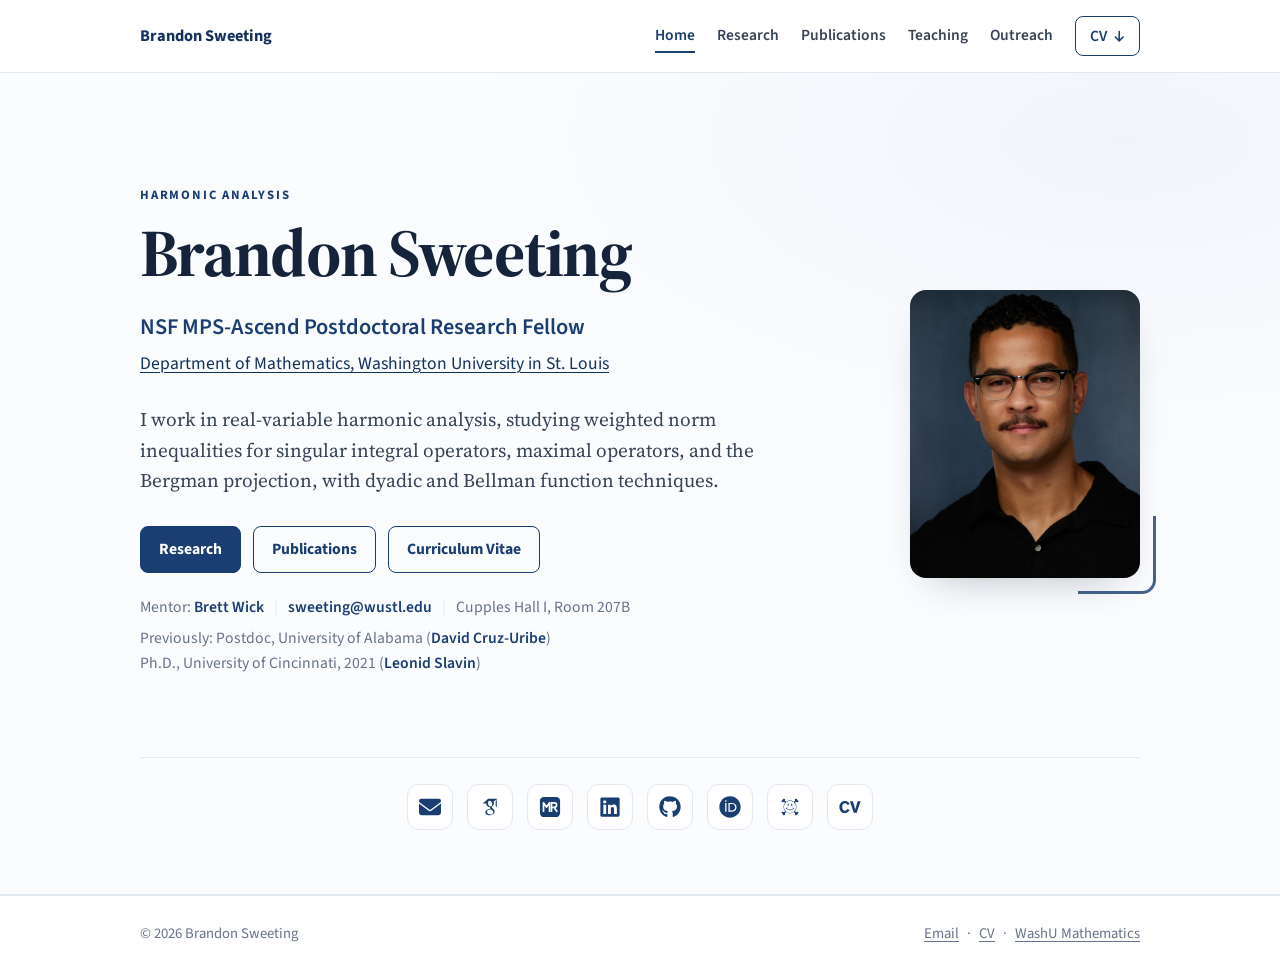
<file: index.html>
<!doctype html>
<html lang="en">
<head>
  <meta charset="utf-8">
  <meta name="viewport" content="width=device-width, initial-scale=1, viewport-fit=cover">
  <title>Brandon Sweeting</title>
  <meta name="description" content="Brandon Sweeting, NSF MPS-Ascend Postdoctoral Research Fellow in mathematics at Washington University in St. Louis, working in harmonic analysis.">
  <link rel="icon" href="images/favicon.svg" type="image/svg+xml">
  <link rel="preconnect" href="https://fonts.googleapis.com">
  <link rel="preconnect" href="https://fonts.gstatic.com" crossorigin>
  <link rel="stylesheet" href="https://fonts.googleapis.com/css2?family=Source+Sans+3:wght@400;600;700&family=Source+Serif+4:opsz,wght@8..60,400;8..60,600;8..60,700&display=swap">
  <link rel="stylesheet" href="css/site.css">
</head>
<body>
  <a class="skip" href="#main">Skip to content</a>
  <header class="site-header">
    <div class="wrap">
      <a class="brand" href="index.html">Brandon Sweeting</a>
      <button class="menu-toggle" type="button" aria-expanded="false" aria-controls="site-nav">Menu</button>
      <nav class="nav" id="site-nav" aria-label="Main">
        <a href="index.html" aria-current="page">Home</a>
        <a href="research.html">Research</a>
        <a href="publications.html">Publications</a>
        <a href="teaching.html">Teaching</a>
        <a href="outreach.html">Outreach</a>
        <a class="cv-btn" href="uploads/curriculum_vitae.pdf" target="_blank" rel="noopener">CV <svg viewBox="0 0 384 512" aria-hidden="true"><path d="M169.4 470.6c12.5 12.5 32.8 12.5 45.3 0l160-160c12.5-12.5 12.5-32.8 0-45.3s-32.8-12.5-45.3 0L224 370.8 224 64c0-17.7-14.3-32-32-32s-32 14.3-32 32l0 306.7L54.6 265.4c-12.5-12.5-32.8-12.5-45.3 0s-12.5 32.8 0 45.3l160 160z"/></svg></a>
      </nav>
    </div>
  </header>

  <main id="main">
    <section class="hero">
      <div class="wrap">
        <div>
          <p class="eyebrow">Harmonic Analysis</p>
          <h1>Brandon Sweeting</h1>
          <p class="role">NSF MPS-Ascend Postdoctoral Research Fellow</p>
          <p class="affil"><a href="https://math.wustl.edu/" target="_blank" rel="noopener">Department of Mathematics, Washington University in St. Louis</a></p>
          <p class="statement">I work in real-variable harmonic analysis, studying weighted norm inequalities for singular integral operators, maximal operators, and the Bergman projection, with dyadic and Bellman function techniques.</p>
          <div class="btn-row">
            <a class="btn primary" href="research.html">Research</a>
            <a class="btn" href="publications.html">Publications</a>
            <a class="btn" href="uploads/curriculum_vitae.pdf" target="_blank" rel="noopener">Curriculum Vitae</a>
          </div>
          <p class="meta-line items"><span>Mentor: <a href="https://www.math.wustl.edu/~wick/" target="_blank" rel="noopener">Brett Wick</a></span><span><a href="mailto:sweeting@wustl.edu">sweeting@wustl.edu</a></span><span>Cupples Hall I, Room 207B</span></p>
          <p class="meta-line">Previously: Postdoc, University of Alabama (<a href="https://math.ua.edu/people/david-cruz-uribe/" target="_blank" rel="noopener">David Cruz-Uribe</a>)<br>Ph.D., University of Cincinnati, 2021 (<a href="https://researchdirectory.uc.edu/p/slavinld/" target="_blank" rel="noopener">Leonid Slavin</a>)</p>
        </div>
        <figure class="portrait" style="margin:0">
          <img src="images/headshot.jpg" alt="Brandon Sweeting" width="640" height="800">
        </figure>
        <ul class="links-row" aria-label="Profiles and links">
          <li><a href="mailto:sweeting@wustl.edu" title="Email" aria-label="Email"><svg viewBox="0 0 512 512" aria-hidden="true"><path d="M48 64C21.5 64 0 85.5 0 112c0 15.1 7.1 29.3 19.2 38.4L236.8 313.6c11.4 8.5 27 8.5 38.4 0L492.8 150.4c12.1-9.1 19.2-23.3 19.2-38.4c0-26.5-21.5-48-48-48H48zM0 176V384c0 35.3 28.7 64 64 64H448c35.3 0 64-28.7 64-64V176L294.4 339.2c-22.8 17.1-54 17.1-76.8 0L0 176z"/></svg></a></li>
          <li><a href="https://scholar.google.com/citations?user=vyE2lLgAAAAJ" title="Google Scholar" aria-label="Google Scholar" target="_blank" rel="noopener"><svg viewBox="0 0 384 512" aria-hidden="true"><path transform="translate(0 448) scale(1 -1)" d="M343.759 341.338c7.33887 -0.942383 6.56152 -5.35449 6.56152 -10.6309v-128.667c0 -5.95898 -4.875 -10.834 -10.834 -10.834h-3.98828c-5.95898 0 -10.834 4.87598 -10.834 10.834v128.667c0 5.28906 -0.769531 9.70605 6.62402 10.6357v17.1182l-56.9072 -46.6719 c0.657227 -1.21875 1.28125 -2 1.875 -3.02246c5 -8.85254 7.54785 -19.8613 7.54785 -33.3135c0 -10.3115 -1.71875 -19.5781 -5.2041 -27.7568c-3.46875 -8.18066 -7.6875 -14.8613 -12.6094 -20.0078c-4.9209 -5.16602 -9.85938 -9.88379 -14.7969 -14.1338 c-4.93555 -4.25781 -9.15527 -8.69629 -12.6094 -13.3057c-3.48145 -4.59375 -5.21582 -9.34375 -5.21582 -14.2656c0 -4.92969 2.25 -9.9375 6.73438 -14.9834c4.46875 -5.0625 9.96777 -9.96777 16.4688 -14.8135c6.51562 -4.8125 13.0146 -10.1553 19.5156 -15.9678 c6.51465 -5.80273 11.9834 -13.2715 16.4521 -22.3438c4.50098 -9.10254 6.75 -19.125 6.75 -30.1406c0 -14.5312 -3.7041 -27.6562 -11.0938 -39.3359c-7.40723 -11.6318 -17.0625 -20.9141 -28.9219 -27.7188c-11.8916 -6.85156 -24.6094 -12.0078 -38.1719 -15.4922 c-13.5928 -3.45312 -27.0781 -5.1875 -40.5469 -5.1875c-8.50098 0 -17.0781 0.65625 -25.7061 1.99805c-8.6543 1.34473 -17.3262 3.71973 -26.0605 7.06348c-8.75 3.36719 -16.501 7.5 -23.2188 12.4688c-6.73438 4.91309 -12.1563 11.2578 -16.3125 18.9834 c-4.15723 7.72656 -6.21875 16.4141 -6.21875 26.0625c0 11.4463 3.18652 22.0625 9.57715 31.9619c6.39062 9.82715 14.8594 18.0322 25.3906 24.5313c18.376 11.4297 47.2031 18.4922 86.4365 21.1631c-8.96777 11.2109 -13.4668 21.7666 -13.4668 31.6416 c0 5.61914 1.46777 11.6416 4.375 18.1426c-4.68848 -0.65625 -9.51562 -1.02441 -14.4385 -1.02441c-21.0752 0 -38.874 6.85059 -53.3271 20.6475c-14.4521 13.7744 -21.6719 31.0166 -21.6719 51.8613c0 2.17871 0.0644531 4.10059 0.219727 6.22559h-85.6562 l129.157 112.273h213.89l-19.7646 -15.4307v-27.2314zM236.398 118.858h0.000976562c-1.125 0.789062 -4.04688 2.92188 -8.75098 6.38477c-4.70215 3.49316 -7.28027 5.34375 -7.73438 5.5625c-2.46875 0.445312 -5.93555 0.696289 -10.4043 0.696289 c-9.6416 0 -19.127 -0.852539 -28.4385 -2.55469c-9.3125 -1.65625 -18.5 -4.45215 -27.5615 -8.39844c-9.09473 -3.92383 -16.4395 -9.68945 -22.0322 -17.3154c-5.62598 -7.61621 -8.42285 -16.5859 -8.42285 -26.9053c0 -9.83594 2.46875 -18.6104 7.40625 -26.25 c4.92383 -7.59375 11.4229 -13.5391 19.501 -17.7969c8.0791 -4.26562 16.5469 -7.48535 25.3906 -9.60156c8.85938 -2.10254 17.875 -3.19531 27.0625 -3.19531c18.1709 0 33.8125 4.09277 46.9375 12.2734c13.0928 8.17969 19.6562 20.8115 19.6562 37.8594 c0 3.58594 -0.499023 7.11719 -1.48535 10.5615c-1.03027 3.48535 -2.0459 6.46875 -3.0459 8.94629c-1 2.42969 -2.90625 5.35938 -5.71875 8.7334c-2.79688 3.38281 -4.9375 5.88379 -6.37598 7.54785c-1.46875 1.71875 -4.21582 4.1709 -8.26562 7.41406 c-4.01465 3.25781 -6.57715 5.28809 -7.71875 6.03809zM233.04 219.437h0.000976563c7.37402 8.84473 11.0762 20.0078 11.0762 33.4551c0 11.4541 -1.95117 23.4443 -5.87305 35.9834c-3.90723 12.5547 -10.4229 23.8828 -19.5166 33.9678 c-9.06348 10.1191 -19.5625 15.1572 -31.4375 15.1572c-13.4385 0 -23.751 -4.83496 -30.9375 -14.4854c-7.18555 -9.62402 -10.7812 -21.2812 -10.7812 -34.9756c0 -11.6641 1.96875 -23.5391 5.90625 -35.6475c3.9209 -12.1035 10.3438 -22.9082 19.3438 -32.4307 c8.96777 -9.54785 19.4062 -14.3125 31.2656 -14.3125c13.2188 0 23.5469 4.42871 30.9531 13.2881z"/></svg></a></li>
          <li><a href="https://mathscinet.ams.org/mathscinet/MRAuthorID/1656223" title="MathSciNet" aria-label="MathSciNet" target="_blank" rel="noopener"><svg xmlns="http://www.w3.org/2000/svg" viewBox="0 0 24 24" fill="currentColor" aria-hidden="true"><defs><mask id="mr-mask"><rect width="24" height="24" fill="#fff"/><g fill="none" stroke="#000" stroke-width="1.9" stroke-linecap="round" stroke-linejoin="round"><path d="M4.9 16.6V7.4L8.2 12l3.3-4.6v9.2"/><path d="M13.6 16.6V7.4h3.1a2.45 2.45 0 0 1 0 4.9h-3.1M16.4 12.3l3 4.3"/></g></mask></defs><rect x="1" y="1" width="22" height="22" rx="4.5" mask="url(#mr-mask)"/></svg></a></li>
          <li><a href="https://www.linkedin.com/in/brandon-sweeting-97b80b162/" title="LinkedIn" aria-label="LinkedIn" target="_blank" rel="noopener"><svg viewBox="0 0 448 512" aria-hidden="true"><path d="M416 32H31.9C14.3 32 0 46.5 0 64.3v383.4C0 465.5 14.3 480 31.9 480H416c17.6 0 32-14.5 32-32.3V64.3c0-17.8-14.4-32.3-32-32.3zM135.4 416H69V202.2h66.5V416zm-33.2-243c-21.3 0-38.5-17.3-38.5-38.5S80.9 96 102.2 96c21.2 0 38.5 17.3 38.5 38.5 0 21.3-17.2 38.5-38.5 38.5zm282.1 243h-66.4V312c0-24.8-.5-56.7-34.5-56.7-34.6 0-39.9 27-39.9 54.9V416h-66.4V202.2h63.7v29.2h.9c8.9-16.8 30.6-34.5 62.9-34.5 67.2 0 79.7 44.3 79.7 101.9V416z"/></svg></a></li>
          <li><a href="https://github.com/sweetibs" title="GitHub" aria-label="GitHub" target="_blank" rel="noopener"><svg viewBox="0 0 496 512" aria-hidden="true"><path d="M165.9 397.4c0 2-2.3 3.6-5.2 3.6-3.3.3-5.6-1.3-5.6-3.6 0-2 2.3-3.6 5.2-3.6 3-.3 5.6 1.3 5.6 3.6zm-31.1-4.5c-.7 2 1.3 4.3 4.3 4.9 2.6 1 5.6 0 6.2-2s-1.3-4.3-4.3-5.2c-2.6-.7-5.5.3-6.2 2.3zm44.2-1.7c-2.9.7-4.9 2.6-4.6 4.9.3 2 2.9 3.3 5.9 2.6 2.9-.7 4.9-2.6 4.6-4.6-.3-1.9-3-3.2-5.9-2.9zM244.8 8C106.1 8 0 113.3 0 252c0 110.9 69.8 205.8 169.5 239.2 12.8 2.3 17.3-5.6 17.3-12.1 0-6.2-.3-40.4-.3-61.4 0 0-70 15-84.7-29.8 0 0-11.4-29.1-27.8-36.6 0 0-22.9-15.7 1.6-15.4 0 0 24.9 2 38.6 25.8 21.9 38.6 58.6 27.5 72.9 20.9 2.3-16 8.8-27.1 16-33.7-55.9-6.2-112.3-14.3-112.3-110.5 0-27.5 7.6-41.3 23.6-58.9-2.6-6.5-11.1-33.3 2.6-67.9 20.9-6.5 69 27 69 27 20-5.6 41.5-8.5 62.8-8.5s42.8 2.9 62.8 8.5c0 0 48.1-33.6 69-27 13.7 34.7 5.2 61.4 2.6 67.9 16 17.7 25.8 31.5 25.8 58.9 0 96.5-58.9 104.2-114.8 110.5 9.2 7.9 17 22.9 17 46.4 0 33.7-.3 75.4-.3 83.6 0 6.5 4.6 14.4 17.3 12.1C428.2 457.8 496 362.9 496 252 496 113.3 383.5 8 244.8 8zM97.2 352.9c-1.3 1-1 3.3.7 5.2 1.6 1.6 3.9 2.3 5.2 1 1.3-1 1-3.3-.7-5.2-1.6-1.6-3.9-2.3-5.2-1zm-10.8-8.1c-.7 1.3.3 2.9 2.3 3.9 1.6 1 3.6.7 4.3-.7.7-1.3-.3-2.9-2.3-3.9-2-.6-3.6-.3-4.3.7zm32.4 35.6c-1.6 1.3-1 4.3 1.3 6.2 2.3 2.3 5.2 2.6 6.5 1 1.3-1.3.7-4.3-1.3-6.2-2.2-2.3-5.2-2.6-6.5-1zm-11.4-14.7c-1.6 1-1.6 3.6 0 5.9 1.6 2.3 4.3 3.3 5.6 2.3 1.6-1.3 1.6-3.9 0-6.2-1.4-2.3-4-3.3-5.6-2z"/></svg></a></li>
          <li><a href="https://orcid.org/0000-0003-3131-8460" title="ORCiD" aria-label="ORCiD" target="_blank" rel="noopener"><svg viewBox="0 0 512 512" aria-hidden="true"><path transform="translate(0 448) scale(1 -1)" d="M336.62 253.463v0.000976563c7.06836 -3.34863 13.3926 -7.62598 18.8896 -12.793c14.9004 -13.9297 22.3408 -31.9307 22.3408 -53.9814c0 -22.4443 -7.25391 -41.0029 -21.7412 -55.7178c-4.52637 -4.52637 -9.50684 -8.30859 -14.9424 -11.3877 c-5.43457 -3.09961 -12.2139 -5.62109 -20.3564 -7.62598c-8.14258 -2.00391 -19.5498 -3.0166 -34.2236 -3.0166h-37.6348v152.747h36.7041c14.1367 0 24.3457 -0.517578 30.7109 -1.6123c6.38672 -1.05469 13.123 -3.28613 20.2529 -6.61328zM256 440 c136.979 0 248 -111.042 248 -248c0 -136.958 -111.021 -248 -248 -248s-248 111.042 -248 248c0 136.958 111.021 248 248 248zM173.664 82.4873v205.364h-29.3887v-205.364h29.3887zM158.949 309.304c11.1807 0 20.2109 8.99023 20.2324 20.2119 c0 11.1396 -9.05176 20.1914 -20.2324 20.1914c-11.1602 0 -20.2119 -9.07227 -20.2119 -20.1914c0 -11.2012 9.07324 -20.2119 20.2119 -20.2119zM400.336 145.707h0.000976562c5.26953 12.5234 7.95898 25.667 7.93652 39.4316 c0 19.1787 -4.81543 36.9307 -14.4258 53.1963c-9.61035 16.2432 -22.5264 28.6025 -38.792 36.9727c-16.2852 8.39062 -38.3574 12.5439 -66.3193 12.5439h-69.2334v-205.055h64.9561c18.248 0 30.5869 0.496094 37.0752 1.50879 c6.46875 1.05371 13.5576 3.10059 21.3076 6.11719c13.2471 5.00195 24.8613 12.3594 34.8438 22.1963c9.81641 9.50684 17.3604 20.543 22.6504 33.0879z"/></svg></a></li>
          <li><a href="https://arxiv.org/a/sweeting_b_1.html" title="arXiv" aria-label="arXiv" target="_blank" rel="noopener"><svg viewBox="0 0 448 512" aria-hidden="true"><path transform="translate(0 448) scale(1 -1)" d="M195.59 239.263c0 -15.5547 -5.86914 -28.1631 -13.1094 -28.1631c-7.23926 0 -13.1084 12.6084 -13.1084 28.1631c0 15.5537 5.86914 28.1621 13.1084 28.1621c7.24023 0 13.1094 -12.6084 13.1094 -28.1621zM278.635 239.263 c0 -15.5547 -5.8623 -28.1631 -13.0928 -28.1631s-13.0918 12.6084 -13.0918 28.1631c0 15.5537 5.86133 28.1621 13.0918 28.1621s13.0928 -12.6084 13.0928 -28.1621zM300.604 177.801c0 -9.78125 8.65625 -17.7344 19.2812 -17.7344v-13.8906 c-5.37598 0 -10.4062 1.35938 -14.9072 3.54688c-10.1865 -17.1084 -41.6084 -31.7959 -80.9834 -31.7959c-39.3594 0 -70.7959 14.6875 -80.9844 31.7959c-4.49902 -2.1875 -9.53125 -3.54688 -14.9053 -3.54688v13.8906c10.625 0 19.2812 7.95312 19.2812 17.7344h13.8906 c0 -7.29785 -2.73535 -13.9834 -7.11035 -19.3281c4.7207 -11.8428 33 -26.6553 69.8281 -26.6553c36.8438 0 65.1084 14.8125 69.8291 26.6553c-4.39258 5.34473 -7.09473 12.0303 -7.09473 19.3281h13.875zM417.885 68.083v0.00195312 c2.5459 -5.9541 3.5 -11.2041 1.63086 -17.876c-1.85938 -6.63965 -9.46875 -10.9053 -19.0137 -12.5625c-7.68848 -1.34277 -4.5332 -2.59375 -4.67285 -9.46875c-0.188477 -10.3115 -3.8916 -18.4209 -12.6719 -23.9219 c-6.65723 -4.125 -14.2988 -4.45312 -21.6738 -4.1875c-10.1406 0.3125 -20.5908 5.34277 -23.1719 11.375c-3.03027 7.11035 0.375977 11.7344 3.18848 16.8125c3.59375 6.50098 1.84375 13.0312 -2.82812 18.4844c-5.04688 5.90527 -17.4688 18.6562 -24.5312 26.1865 c-25.0625 -19.0156 -56.2188 -30.4365 -90.124 -30.4365c-33.9072 0 -65.0781 11.4209 -90.1562 30.4365c-7.0625 -7.53027 -19.4688 -20.2803 -24.5146 -26.1865c-4.67285 -5.45312 -6.42285 -11.9834 -2.8291 -18.4844c2.79688 -5.07812 6.21875 -9.70215 3.1875 -16.8125 c-2.57812 -6.03027 -13.0312 -11.0625 -23.1719 -11.375c-7.37402 -0.264648 -15.0156 0.0634766 -21.6719 4.1875c-8.78223 5.50098 -12.5 13.6104 -12.6875 23.9219c-0.125 6.875 3.03223 8.12598 -4.65527 9.46875c-9.56348 1.65723 -17.1572 5.92285 -19.0322 12.5625 c-1.85938 6.6709 -0.921875 11.9219 1.62598 17.876c4.15527 7.71777 7.76465 9.26465 14.499 11.3574c5.79688 1.75098 16 0.9375 24.7803 -2.48242c2 -0.78125 3.8125 -2.04688 5.71875 -3.07812c5.68652 -3.04688 9.09277 -2.45312 13.4365 2.1709 c2.49902 2.67188 10.2803 9.71973 20.9678 19.8584c-21.8281 25.9854 -35.0312 59.4844 -35.0312 96.0937c0 36.5938 13.1865 70.0781 35.0283 96.0771c-10.6865 10.1416 -18.4688 17.1709 -20.9678 19.875c-4.34277 4.62402 -7.74902 5.20312 -13.4365 2.14062 c-1.90625 -1 -3.71875 -2.26562 -5.71875 -3.06152c-8.78125 -3.40723 -18.9844 -4.23535 -24.7812 -2.46973c-6.73438 2.07715 -10.3438 3.64062 -14.499 11.3584c-2.54688 5.93848 -3.48438 11.2041 -1.625 17.876c1.875 6.625 9.46875 10.9053 19.0303 12.5469 c7.6875 1.34375 4.53027 2.59375 4.65527 9.48438c0.188477 10.2959 3.90723 18.4209 12.6875 23.9053c6.65625 4.14062 14.2979 4.46875 21.6719 4.1875c10.1416 -0.328125 20.5938 -5.32812 23.1719 -11.375c3.03125 -7.125 -0.390625 -11.7178 -3.1875 -16.7959 c-3.59375 -6.53223 -1.84277 -13.0625 2.8291 -18.501c5.0459 -5.92188 17.4521 -18.6562 24.5146 -26.1904c25.0781 19.0176 56.249 30.4365 90.1562 30.4365c33.8896 0 65.0625 -11.4189 90.124 -30.4189c7.0625 7.51465 19.4688 20.249 24.5156 26.1709 c4.67188 5.43848 6.43848 11.9697 2.82812 18.4844c-2.79492 5.09473 -6.21875 9.68848 -3.17285 16.8125c2.56348 6.03027 13.0166 11.0469 23.1572 11.375c7.37402 0.265625 14.999 -0.0625 21.6553 -4.1875c8.79688 -5.50293 12.501 -13.6094 12.6885 -23.9219 c0.140625 -6.87598 -3.0166 -8.12402 4.65527 -9.46875c9.56348 -1.65527 17.1719 -5.9209 19.0322 -12.5625c1.8584 -6.67285 0.920898 -11.9219 -1.62598 -17.875c-4.15723 -7.71875 -7.7666 -9.26562 -14.501 -11.3428 c-5.79688 -1.76562 -15.999 -0.953125 -24.7646 2.46875c-2 0.78125 -3.8125 2.04688 -5.71777 3.0625c-5.68848 3.0625 -9.11035 2.46875 -13.4385 -2.15625c-2.48535 -2.6875 -10.2656 -9.7168 -20.9678 -19.8574c21.8447 -26 35.0312 -59.4844 35.0312 -96.0781 c0 -36.6094 -13.1885 -70.0771 -35.0312 -96.0771c10.7021 -10.1553 18.499 -17.2041 20.9834 -19.875c4.32812 -4.62402 7.75098 -5.21777 13.4365 -2.17188c1.90723 1.03027 3.7207 2.2959 5.7207 3.07812c8.78027 3.4209 18.9668 4.23438 24.7637 2.4834 c6.75098 -2.09277 10.3447 -3.63965 14.501 -11.3584zM224.012 51.7393c77.3115 0 140.249 62.9209 140.249 140.265c0 77.3271 -62.9375 140.248 -140.249 140.248c-77.3428 0 -140.265 -62.9209 -140.265 -140.248c0 -77.3438 62.9219 -140.265 140.265 -140.265z"/></svg></a></li>
          <li><a href="uploads/curriculum_vitae.pdf" title="CV" aria-label="CV" target="_blank" rel="noopener"><svg viewBox="0 0 512 512" aria-hidden="true"><path transform="translate(0 448) scale(1 -1)" d="M249.18 119.676c-9.78711 -15.3838 -19.1787 -30.4336 -40.2217 -45.0547c-11.2568 -7.89062 -37.1641 -23.3066 -73.9902 -23.3066c-70.2588 0 -126.968 51.0801 -126.968 140.885c0 78.4854 53.3447 140.486 128.466 140.486 c30.4346 0 57.4746 -10.5215 77.3867 -26.3047c18.4141 -14.6504 27.0381 -29.3037 34.5635 -42.4561l-52.5801 -26.2734c-3.76172 8.62695 -8.29004 17.6494 -19.9131 27.4062c-12.7842 10.1553 -25.54 13.1523 -36.46 13.1523 c-42.8213 0 -65.3643 -39.8252 -65.3643 -84.1445c0 -58.2393 29.7002 -87.1436 65.3643 -87.1436c34.5635 0 48.4795 24.042 57.4736 39.4258l52.2441 -26.6719h-0.000976562zM433.374 324.427h70.626l-92.0371 -265.222h-67.5967l-90.9043 265.222h70.625 l54.8428 -188.601z"/></svg></a></li>
        </ul>
      </div>
    </section>
  </main>

  <footer class="site-footer">
    <div class="wrap">
      <span>&copy; 2026 Brandon Sweeting</span>
      <nav aria-label="Footer">
        <a href="mailto:sweeting@wustl.edu">Email</a><span class="dot">&middot;</span><a href="uploads/curriculum_vitae.pdf" target="_blank" rel="noopener">CV</a><span class="dot">&middot;</span><a href="https://math.wustl.edu/" target="_blank" rel="noopener">WashU Mathematics</a>
      </nav>
    </div>
  </footer>
  <script>
    (function () {
      var b = document.querySelector('.menu-toggle'), n = document.getElementById('site-nav');
      if (!b || !n) return;
      b.addEventListener('click', function () {
        var open = n.classList.toggle('open');
        b.setAttribute('aria-expanded', open ? 'true' : 'false');
      });
    })();
  </script>
</body>
</html>
</file>
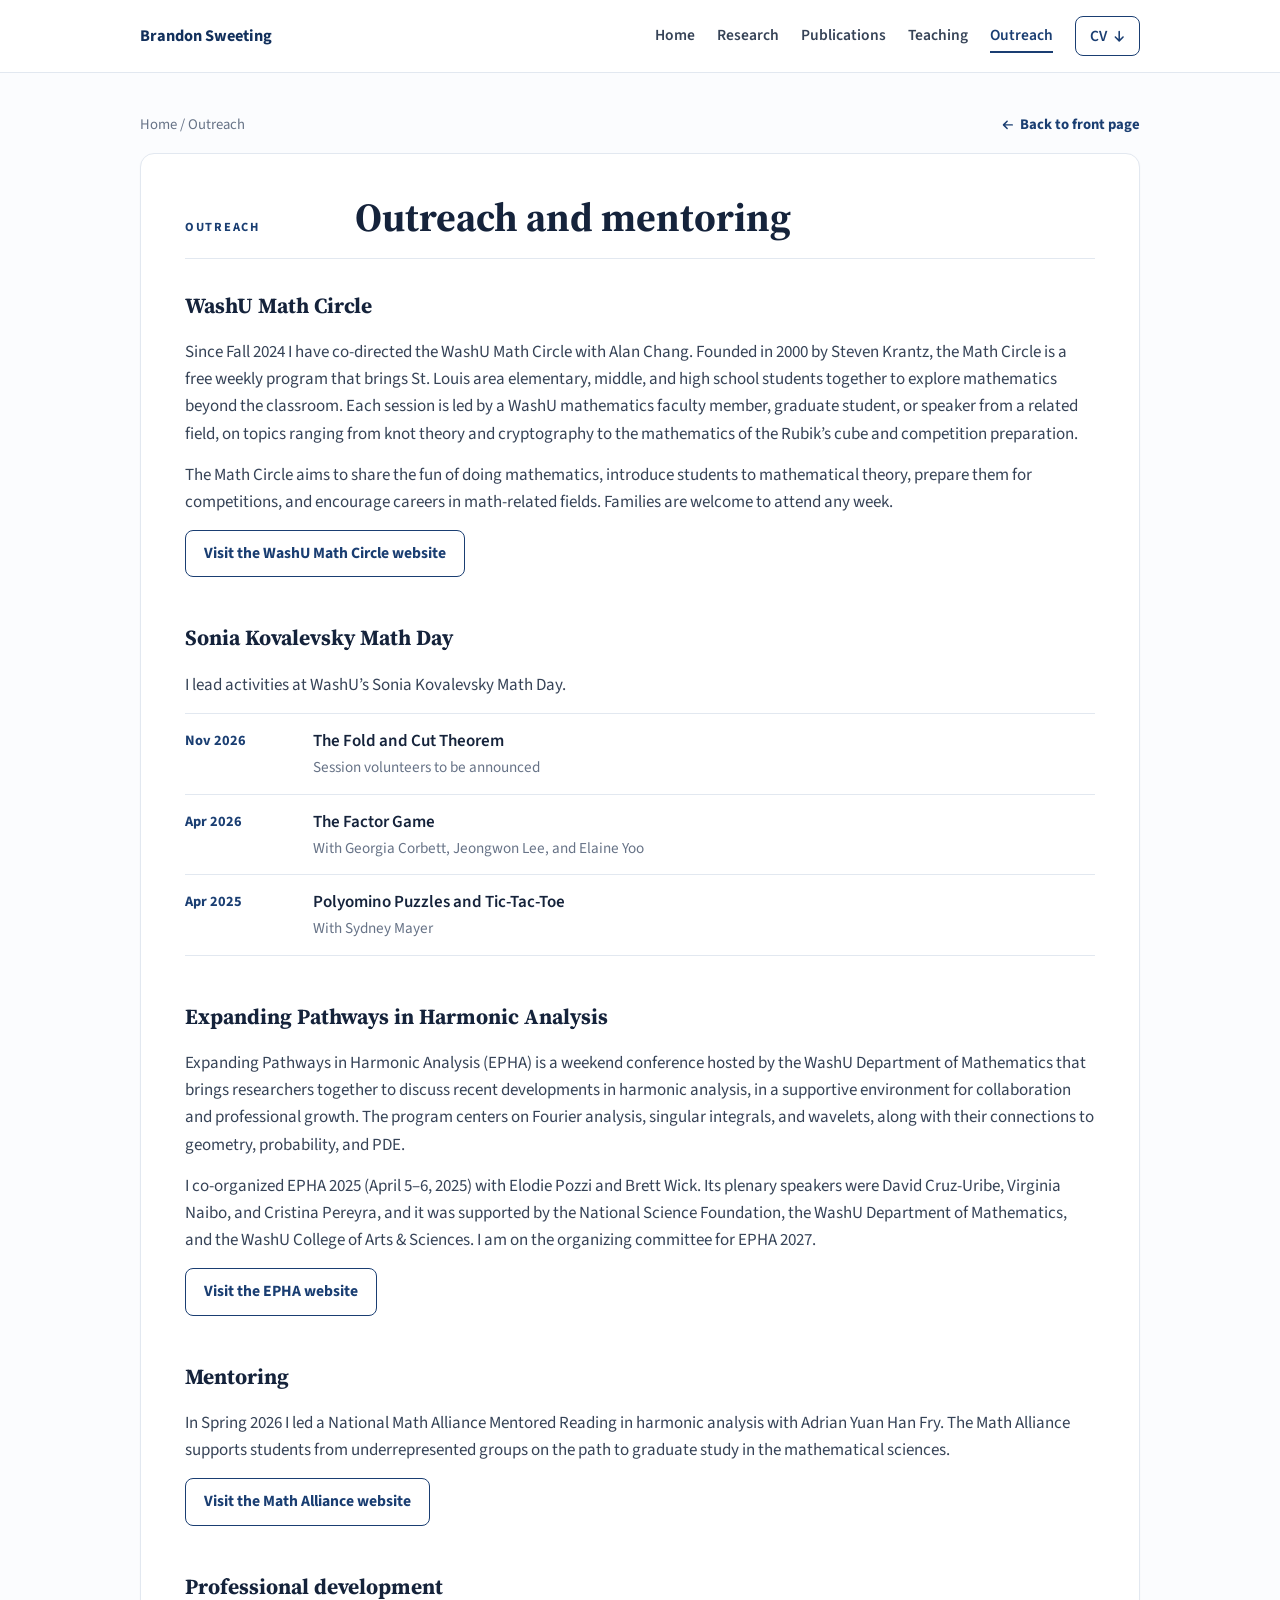
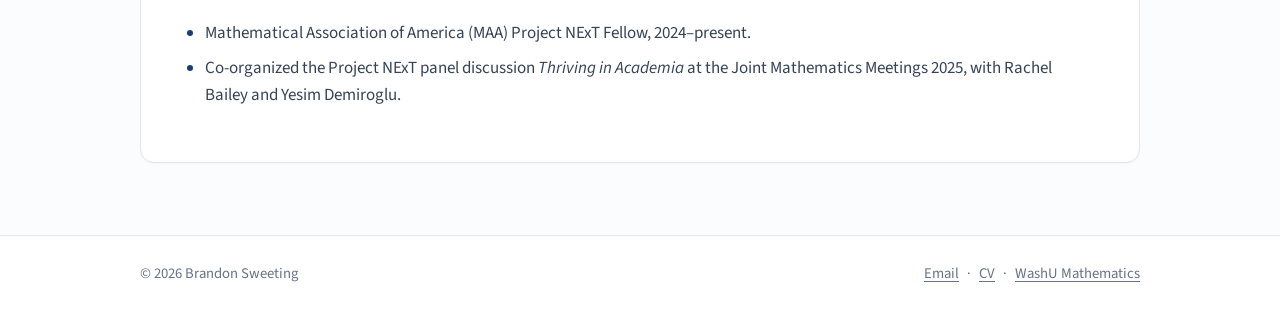
<file: outreach.html>
<!doctype html>
<html lang="en">
<head>
  <meta charset="utf-8">
  <meta name="viewport" content="width=device-width, initial-scale=1, viewport-fit=cover">
  <title>Outreach · Brandon Sweeting</title>
  <meta name="description" content="Outreach by Brandon Sweeting: WashU Math Circle, Sonia Kovalevsky Math Day, EPHA, and mentoring.">
  <link rel="icon" href="images/favicon.svg" type="image/svg+xml">
  <link rel="preconnect" href="https://fonts.googleapis.com">
  <link rel="preconnect" href="https://fonts.gstatic.com" crossorigin>
  <link rel="stylesheet" href="https://fonts.googleapis.com/css2?family=Source+Sans+3:wght@400;600;700&family=Source+Serif+4:opsz,wght@8..60,400;8..60,600;8..60,700&display=swap">
  <link rel="stylesheet" href="css/site.css">
</head>
<body>
  <a class="skip" href="#main">Skip to content</a>
  <header class="site-header">
    <div class="wrap">
      <a class="brand" href="index.html">Brandon Sweeting</a>
      <button class="menu-toggle" type="button" aria-expanded="false" aria-controls="site-nav">Menu</button>
      <nav class="nav" id="site-nav" aria-label="Main">
        <a href="index.html">Home</a>
        <a href="research.html">Research</a>
        <a href="publications.html">Publications</a>
        <a href="teaching.html">Teaching</a>
        <a href="outreach.html" aria-current="page">Outreach</a>
        <a class="cv-btn" href="uploads/curriculum_vitae.pdf" target="_blank" rel="noopener">CV <svg viewBox="0 0 384 512" aria-hidden="true"><path d="M169.4 470.6c12.5 12.5 32.8 12.5 45.3 0l160-160c12.5-12.5 12.5-32.8 0-45.3s-32.8-12.5-45.3 0L224 370.8 224 64c0-17.7-14.3-32-32-32s-32 14.3-32 32l0 306.7L54.6 265.4c-12.5-12.5-32.8-12.5-45.3 0s-12.5 32.8 0 45.3l160 160z"/></svg></a>
      </nav>
    </div>
  </header>

  <main id="main">
    <div class="page">
      <div class="wrap">
        <div class="crumbs">
          <span><a href="index.html">Home</a> / Outreach</span>
          <a class="back" href="index.html"><svg viewBox="0 0 448 512" aria-hidden="true"><path d="M9.4 233.4c-12.5 12.5-12.5 32.8 0 45.3l160 160c12.5 12.5 32.8 12.5 45.3 0s12.5-32.8 0-45.3L109.2 288 416 288c17.7 0 32-14.3 32-32s-14.3-32-32-32l-306.7 0L214.6 118.6c12.5-12.5 12.5-32.8 0-45.3s-32.8-12.5-45.3 0l-160 160z"/></svg> Back to front page</a>
        </div>
        <article class="panel">
          <header class="panel-head">
            <span class="panel-label">Outreach</span>
            <h1>Outreach and mentoring</h1>
          </header>
          <section class="block">
            <h2>WashU Math Circle</h2>
            <p>Since Fall 2024 I have co-directed the WashU Math Circle with Alan Chang. Founded in 2000 by Steven Krantz, the Math Circle is a free weekly program that brings St. Louis area elementary, middle, and high school students together to explore mathematics beyond the classroom. Each session is led by a WashU mathematics faculty member, graduate student, or speaker from a related field, on topics ranging from knot theory and cryptography to the mathematics of the Rubik&rsquo;s cube and competition preparation.</p>
            <p>The Math Circle aims to share the fun of doing mathematics, introduce students to mathematical theory, prepare them for competitions, and encourage careers in math-related fields. Families are welcome to attend any week.</p>
            <p><a class="btn" href="https://mathcircle.wustl.edu/" target="_blank" rel="noopener">Visit the WashU Math Circle website</a></p>
          </section>
          <section class="block">
            <h2>Sonia Kovalevsky Math Day</h2>
            <p>I lead activities at WashU&rsquo;s Sonia Kovalevsky Math Day.</p>
            <ul class="dated">
              <li><time>Nov 2026</time><div><span class="t">The Fold and Cut Theorem</span><span class="v">Session volunteers to be announced</span></div></li>
              <li><time>Apr 2026</time><div><span class="t">The Factor Game</span><span class="v">With Georgia Corbett, Jeongwon Lee, and Elaine Yoo</span></div></li>
              <li><time>Apr 2025</time><div><span class="t">Polyomino Puzzles and Tic-Tac-Toe</span><span class="v">With Sydney Mayer</span></div></li>
            </ul>
          </section>
          <section class="block">
            <h2>Expanding Pathways in Harmonic Analysis</h2>
            <p>Expanding Pathways in Harmonic Analysis (EPHA) is a weekend conference hosted by the WashU Department of Mathematics that brings researchers together to discuss recent developments in harmonic analysis, in a supportive environment for collaboration and professional growth. The program centers on Fourier analysis, singular integrals, and wavelets, along with their connections to geometry, probability, and PDE.</p>
            <p>I co-organized EPHA 2025 (April 5&ndash;6, 2025) with Elodie Pozzi and Brett Wick. Its plenary speakers were David Cruz-Uribe, Virginia Naibo, and Cristina Pereyra, and it was supported by the National Science Foundation, the WashU Department of Mathematics, and the WashU College of Arts &amp; Sciences. I am on the organizing committee for EPHA 2027.</p>
            <p><a class="btn" href="https://sites.wustl.edu/epha/" target="_blank" rel="noopener">Visit the EPHA website</a></p>
          </section>
          <section class="block">
            <h2>Mentoring</h2>
            <p>In Spring 2026 I led a National Math Alliance Mentored Reading in harmonic analysis with Adrian Yuan Han Fry. The Math Alliance supports students from underrepresented groups on the path to graduate study in the mathematical sciences.</p>
            <p><a class="btn" href="https://www.ams.org/learning-careers/students/math-alliance/ma-about" target="_blank" rel="noopener">Visit the Math Alliance website</a></p>
          </section>
          <section class="block">
            <h2>Professional development</h2>
            <ul class="plain">
              <li>Mathematical Association of America (MAA) Project NExT Fellow, 2024&ndash;present.</li>
              <li>Co-organized the Project NExT panel discussion <i>Thriving in Academia</i> at the Joint Mathematics Meetings 2025, with Rachel Bailey and Yesim Demiroglu.</li>
            </ul>
          </section>
        </article>
      </div>
    </div>
  </main>

  <footer class="site-footer">
    <div class="wrap">
      <span>&copy; 2026 Brandon Sweeting</span>
      <nav aria-label="Footer">
        <a href="mailto:sweeting@wustl.edu">Email</a><span class="dot">&middot;</span><a href="uploads/curriculum_vitae.pdf" target="_blank" rel="noopener">CV</a><span class="dot">&middot;</span><a href="https://math.wustl.edu/" target="_blank" rel="noopener">WashU Mathematics</a>
      </nav>
    </div>
  </footer>
  <script>
    (function () {
      var b = document.querySelector('.menu-toggle'), n = document.getElementById('site-nav');
      if (!b || !n) return;
      b.addEventListener('click', function () {
        var open = n.classList.toggle('open');
        b.setAttribute('aria-expanded', open ? 'true' : 'false');
      });
    })();
  </script>
</body>
</html>
</file>
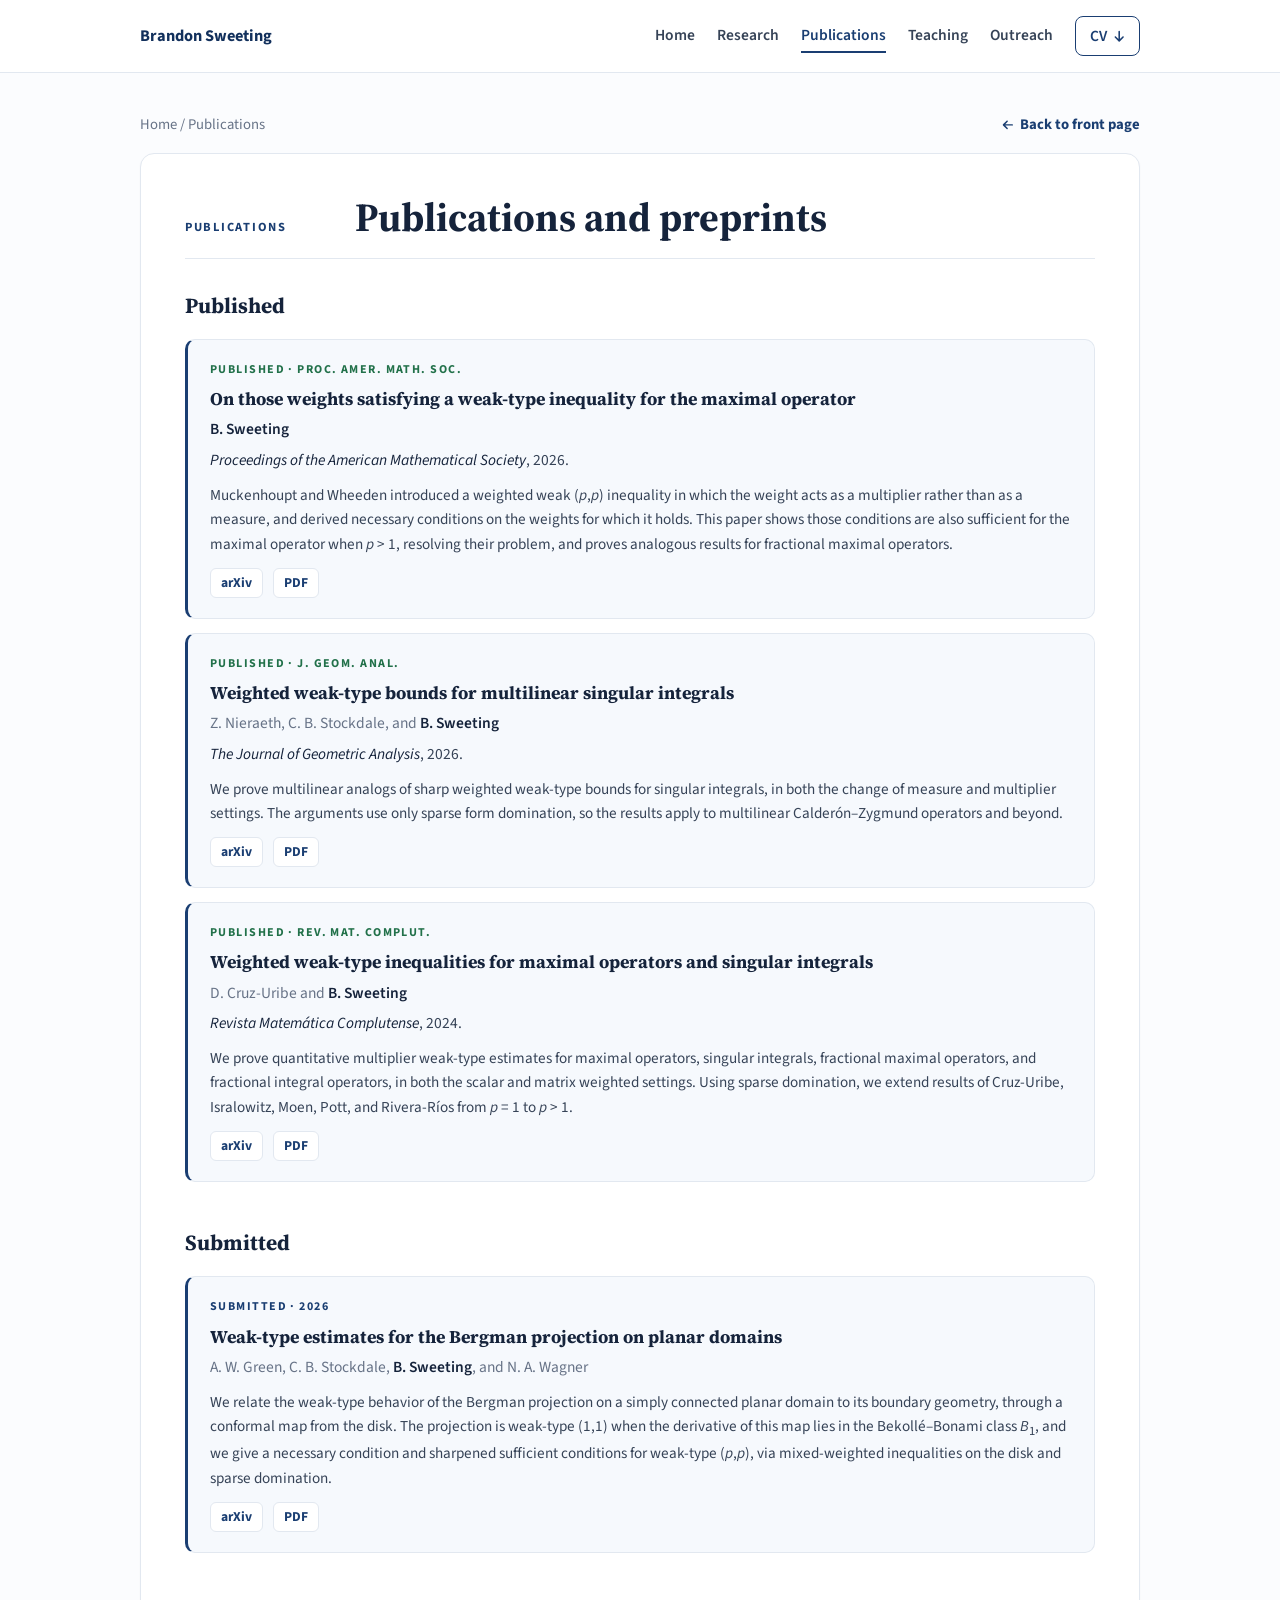
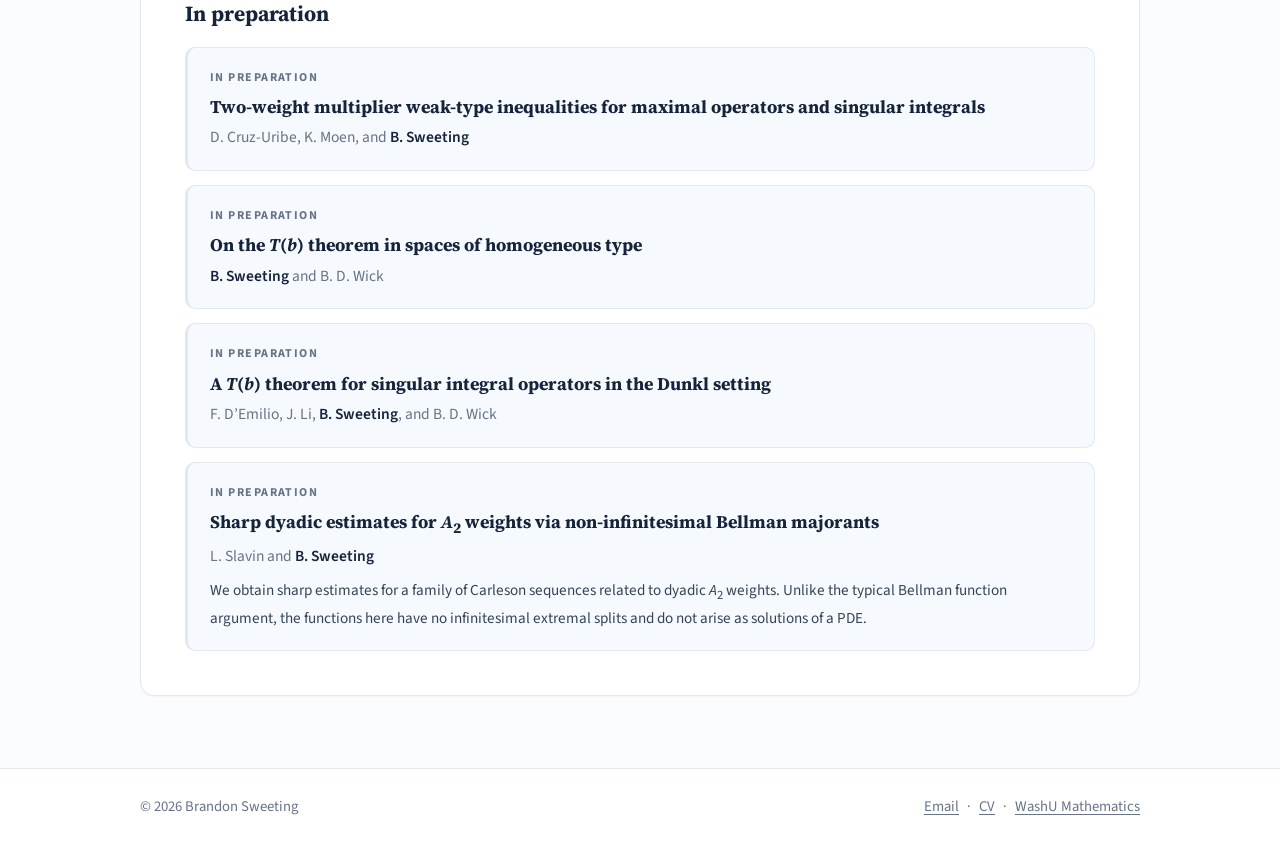
<file: publications.html>
<!doctype html>
<html lang="en">
<head>
  <meta charset="utf-8">
  <meta name="viewport" content="width=device-width, initial-scale=1, viewport-fit=cover">
  <title>Publications · Brandon Sweeting</title>
  <meta name="description" content="Publications and preprints of Brandon Sweeting.">
  <link rel="icon" href="images/favicon.svg" type="image/svg+xml">
  <link rel="preconnect" href="https://fonts.googleapis.com">
  <link rel="preconnect" href="https://fonts.gstatic.com" crossorigin>
  <link rel="stylesheet" href="https://fonts.googleapis.com/css2?family=Source+Sans+3:wght@400;600;700&family=Source+Serif+4:opsz,wght@8..60,400;8..60,600;8..60,700&display=swap">
  <link rel="stylesheet" href="css/site.css">
</head>
<body>
  <a class="skip" href="#main">Skip to content</a>
  <header class="site-header">
    <div class="wrap">
      <a class="brand" href="index.html">Brandon Sweeting</a>
      <button class="menu-toggle" type="button" aria-expanded="false" aria-controls="site-nav">Menu</button>
      <nav class="nav" id="site-nav" aria-label="Main">
        <a href="index.html">Home</a>
        <a href="research.html">Research</a>
        <a href="publications.html" aria-current="page">Publications</a>
        <a href="teaching.html">Teaching</a>
        <a href="outreach.html">Outreach</a>
        <a class="cv-btn" href="uploads/curriculum_vitae.pdf" target="_blank" rel="noopener">CV <svg viewBox="0 0 384 512" aria-hidden="true"><path d="M169.4 470.6c12.5 12.5 32.8 12.5 45.3 0l160-160c12.5-12.5 12.5-32.8 0-45.3s-32.8-12.5-45.3 0L224 370.8 224 64c0-17.7-14.3-32-32-32s-32 14.3-32 32l0 306.7L54.6 265.4c-12.5-12.5-32.8-12.5-45.3 0s-12.5 32.8 0 45.3l160 160z"/></svg></a>
      </nav>
    </div>
  </header>

  <main id="main">
    <div class="page">
      <div class="wrap">
        <div class="crumbs">
          <span><a href="index.html">Home</a> / Publications</span>
          <a class="back" href="index.html"><svg viewBox="0 0 448 512" aria-hidden="true"><path d="M9.4 233.4c-12.5 12.5-12.5 32.8 0 45.3l160 160c12.5 12.5 32.8 12.5 45.3 0s12.5-32.8 0-45.3L109.2 288 416 288c17.7 0 32-14.3 32-32s-14.3-32-32-32l-306.7 0L214.6 118.6c12.5-12.5 12.5-32.8 0-45.3s-32.8-12.5-45.3 0l-160 160z"/></svg> Back to front page</a>
        </div>
        <article class="panel">
          <header class="panel-head">
            <span class="panel-label">Publications</span>
            <h1>Publications and preprints</h1>
          </header>
          <section class="block">
            <h2>Published</h2>
            <div class="pubs">
              <div class="pub">
                <p class="status ok">Published &middot; Proc. Amer. Math. Soc.</p>
                <h3>On those weights satisfying a weak-type inequality for the maximal operator</h3>
                <p class="authors"><b>B. Sweeting</b></p>
                <p class="venue"><i>Proceedings of the American Mathematical Society</i>, 2026.</p>
                <p class="abs">Muckenhoupt and Wheeden introduced a weighted weak (<i>p</i>,<i>p</i>) inequality in which the weight acts as a multiplier rather than as a measure, and derived necessary conditions on the weights for which it holds. This paper shows those conditions are also sufficient for the maximal operator when <i>p</i> &gt; 1, resolving their problem, and proves analogous results for fractional maximal operators.</p>
                <div class="actions"><a href="https://arxiv.org/abs/2410.04031" target="_blank" rel="noopener">arXiv</a><a href="https://arxiv.org/pdf/2410.04031" target="_blank" rel="noopener">PDF</a></div>
              </div>
              <div class="pub">
                <p class="status ok">Published &middot; J. Geom. Anal.</p>
                <h3>Weighted weak-type bounds for multilinear singular integrals</h3>
                <p class="authors">Z. Nieraeth, C. B. Stockdale, and <b>B. Sweeting</b></p>
                <p class="venue"><i>The Journal of Geometric Analysis</i>, 2026.</p>
                <p class="abs">We prove multilinear analogs of sharp weighted weak-type bounds for singular integrals, in both the change of measure and multiplier settings. The arguments use only sparse form domination, so the results apply to multilinear Calder&oacute;n&ndash;Zygmund operators and beyond.</p>
                <div class="actions"><a href="https://arxiv.org/abs/2401.15725" target="_blank" rel="noopener">arXiv</a><a href="https://arxiv.org/pdf/2401.15725" target="_blank" rel="noopener">PDF</a></div>
              </div>
              <div class="pub">
                <p class="status ok">Published &middot; Rev. Mat. Complut.</p>
                <h3>Weighted weak-type inequalities for maximal operators and singular integrals</h3>
                <p class="authors">D. Cruz-Uribe and <b>B. Sweeting</b></p>
                <p class="venue"><i>Revista Matem&aacute;tica Complutense</i>, 2024.</p>
                <p class="abs">We prove quantitative multiplier weak-type estimates for maximal operators, singular integrals, fractional maximal operators, and fractional integral operators, in both the scalar and matrix weighted settings. Using sparse domination, we extend results of Cruz-Uribe, Isralowitz, Moen, Pott, and Rivera-R&iacute;os from <i>p</i> = 1 to <i>p</i> &gt; 1.</p>
                <div class="actions"><a href="https://arxiv.org/abs/2311.00828" target="_blank" rel="noopener">arXiv</a><a href="https://arxiv.org/pdf/2311.00828" target="_blank" rel="noopener">PDF</a></div>
              </div>
            </div>
          </section>
          <section class="block">
            <h2>Submitted</h2>
            <div class="pubs">
              <div class="pub">
                <p class="status sub">Submitted &middot; 2026</p>
                <h3>Weak-type estimates for the Bergman projection on planar domains</h3>
                <p class="authors">A. W. Green, C. B. Stockdale, <b>B. Sweeting</b>, and N. A. Wagner</p>
                <p class="abs">We relate the weak-type behavior of the Bergman projection on a simply connected planar domain to its boundary geometry, through a conformal map from the disk. The projection is weak-type (1,1) when the derivative of this map lies in the Bekoll&eacute;&ndash;Bonami class <i>B</i><sub>1</sub>, and we give a necessary condition and sharpened sufficient conditions for weak-type (<i>p</i>,<i>p</i>), via mixed-weighted inequalities on the disk and sparse domination.</p>
                <div class="actions"><a href="https://arxiv.org/abs/2607.09642" target="_blank" rel="noopener">arXiv</a><a href="https://arxiv.org/pdf/2607.09642" target="_blank" rel="noopener">PDF</a></div>
              </div>
            </div>
          </section>
          <section class="block">
            <h2>In preparation</h2>
            <div class="pubs">
              <div class="pub draft">
                <p class="status ">In preparation</p>
                <h3>Two-weight multiplier weak-type inequalities for maximal operators and singular integrals</h3>
                <p class="authors">D. Cruz-Uribe, K. Moen, and <b>B. Sweeting</b></p>
              </div>
              <div class="pub draft">
                <p class="status ">In preparation</p>
                <h3>On the <i>T</i>(<i>b</i>) theorem in spaces of homogeneous type</h3>
                <p class="authors"><b>B. Sweeting</b> and B. D. Wick</p>
              </div>
              <div class="pub draft">
                <p class="status ">In preparation</p>
                <h3>A <i>T</i>(<i>b</i>) theorem for singular integral operators in the Dunkl setting</h3>
                <p class="authors">F. D&rsquo;Emilio, J. Li, <b>B. Sweeting</b>, and B. D. Wick</p>
              </div>
              <div class="pub draft">
                <p class="status ">In preparation</p>
                <h3>Sharp dyadic estimates for <i>A</i><sub>2</sub> weights via non-infinitesimal Bellman majorants</h3>
                <p class="authors">L. Slavin and <b>B. Sweeting</b></p>
                <p class="abs">We obtain sharp estimates for a family of Carleson sequences related to dyadic <i>A</i><sub>2</sub> weights. Unlike the typical Bellman function argument, the functions here have no infinitesimal extremal splits and do not arise as solutions of a PDE.</p>
              </div>
            </div>
          </section>
        </article>
      </div>
    </div>
  </main>

  <footer class="site-footer">
    <div class="wrap">
      <span>&copy; 2026 Brandon Sweeting</span>
      <nav aria-label="Footer">
        <a href="mailto:sweeting@wustl.edu">Email</a><span class="dot">&middot;</span><a href="uploads/curriculum_vitae.pdf" target="_blank" rel="noopener">CV</a><span class="dot">&middot;</span><a href="https://math.wustl.edu/" target="_blank" rel="noopener">WashU Mathematics</a>
      </nav>
    </div>
  </footer>
  <script>
    (function () {
      var b = document.querySelector('.menu-toggle'), n = document.getElementById('site-nav');
      if (!b || !n) return;
      b.addEventListener('click', function () {
        var open = n.classList.toggle('open');
        b.setAttribute('aria-expanded', open ? 'true' : 'false');
      });
    })();
  </script>
</body>
</html>
</file>
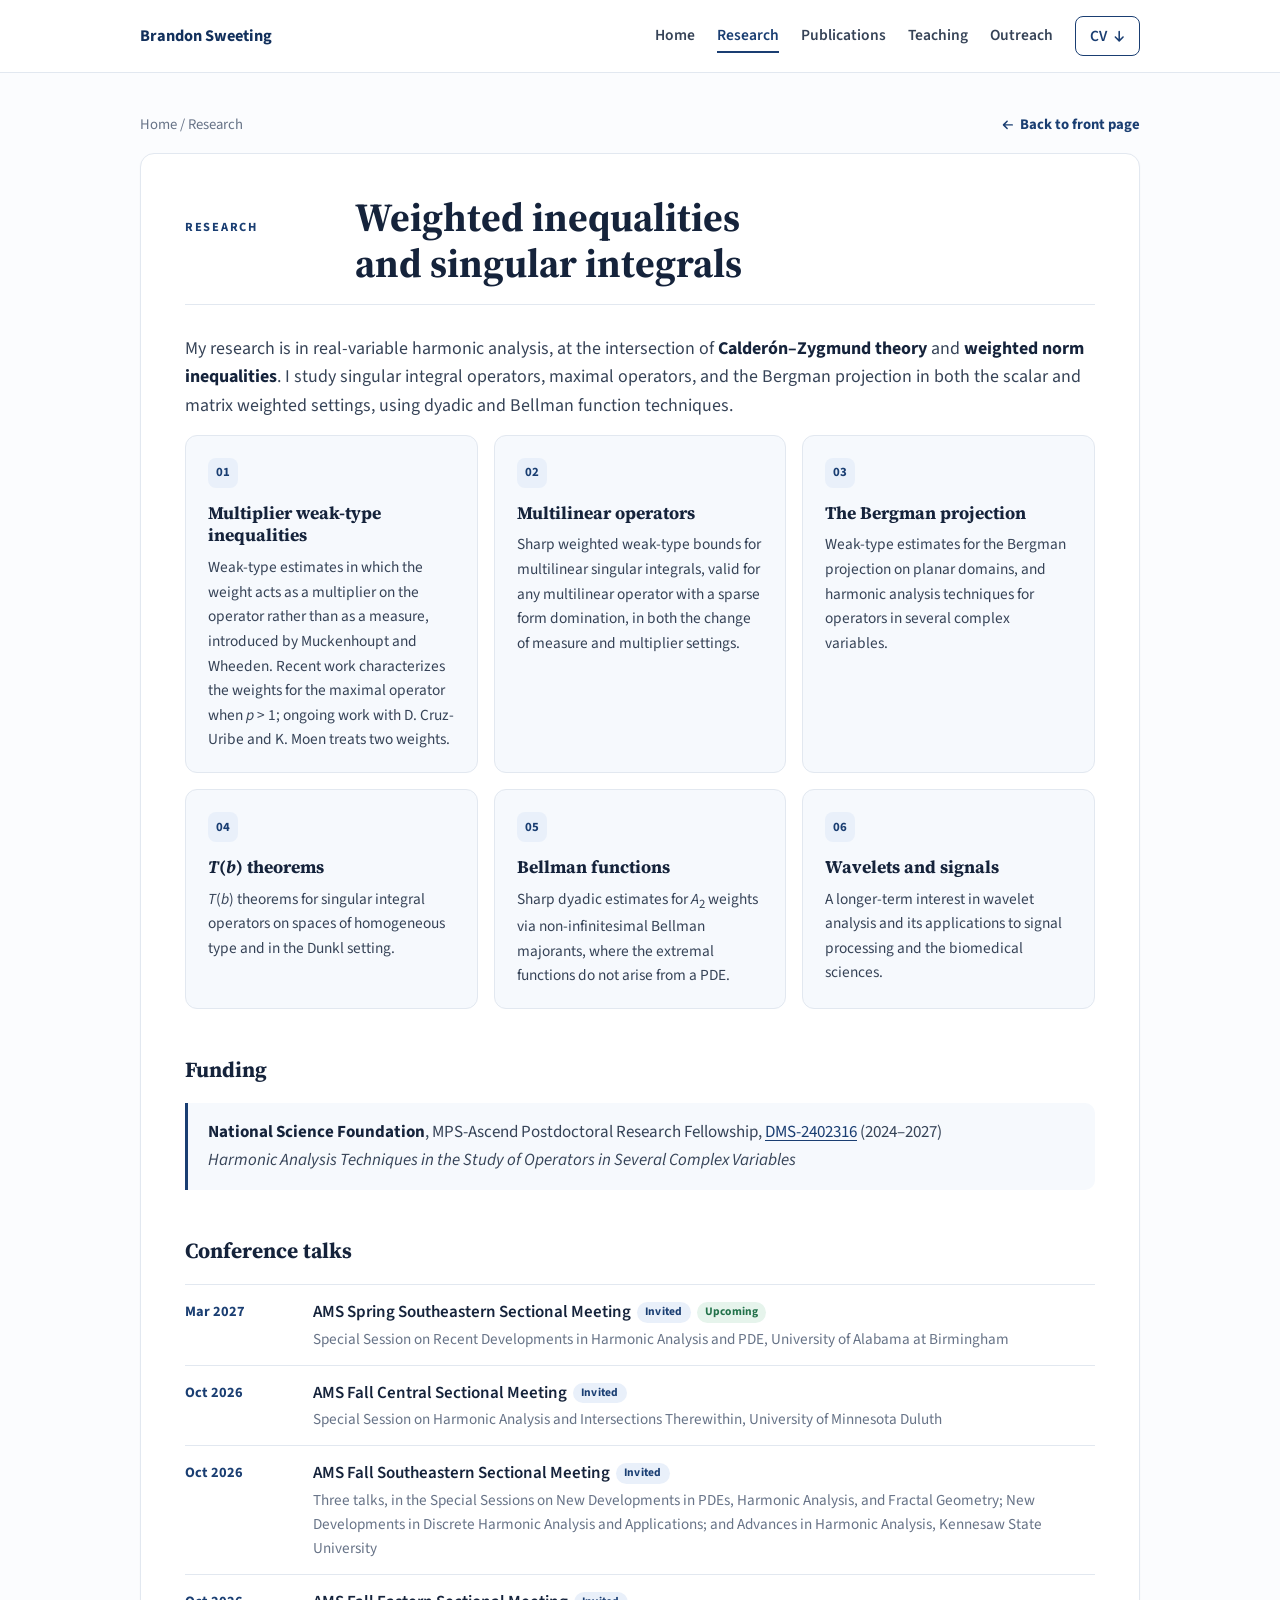
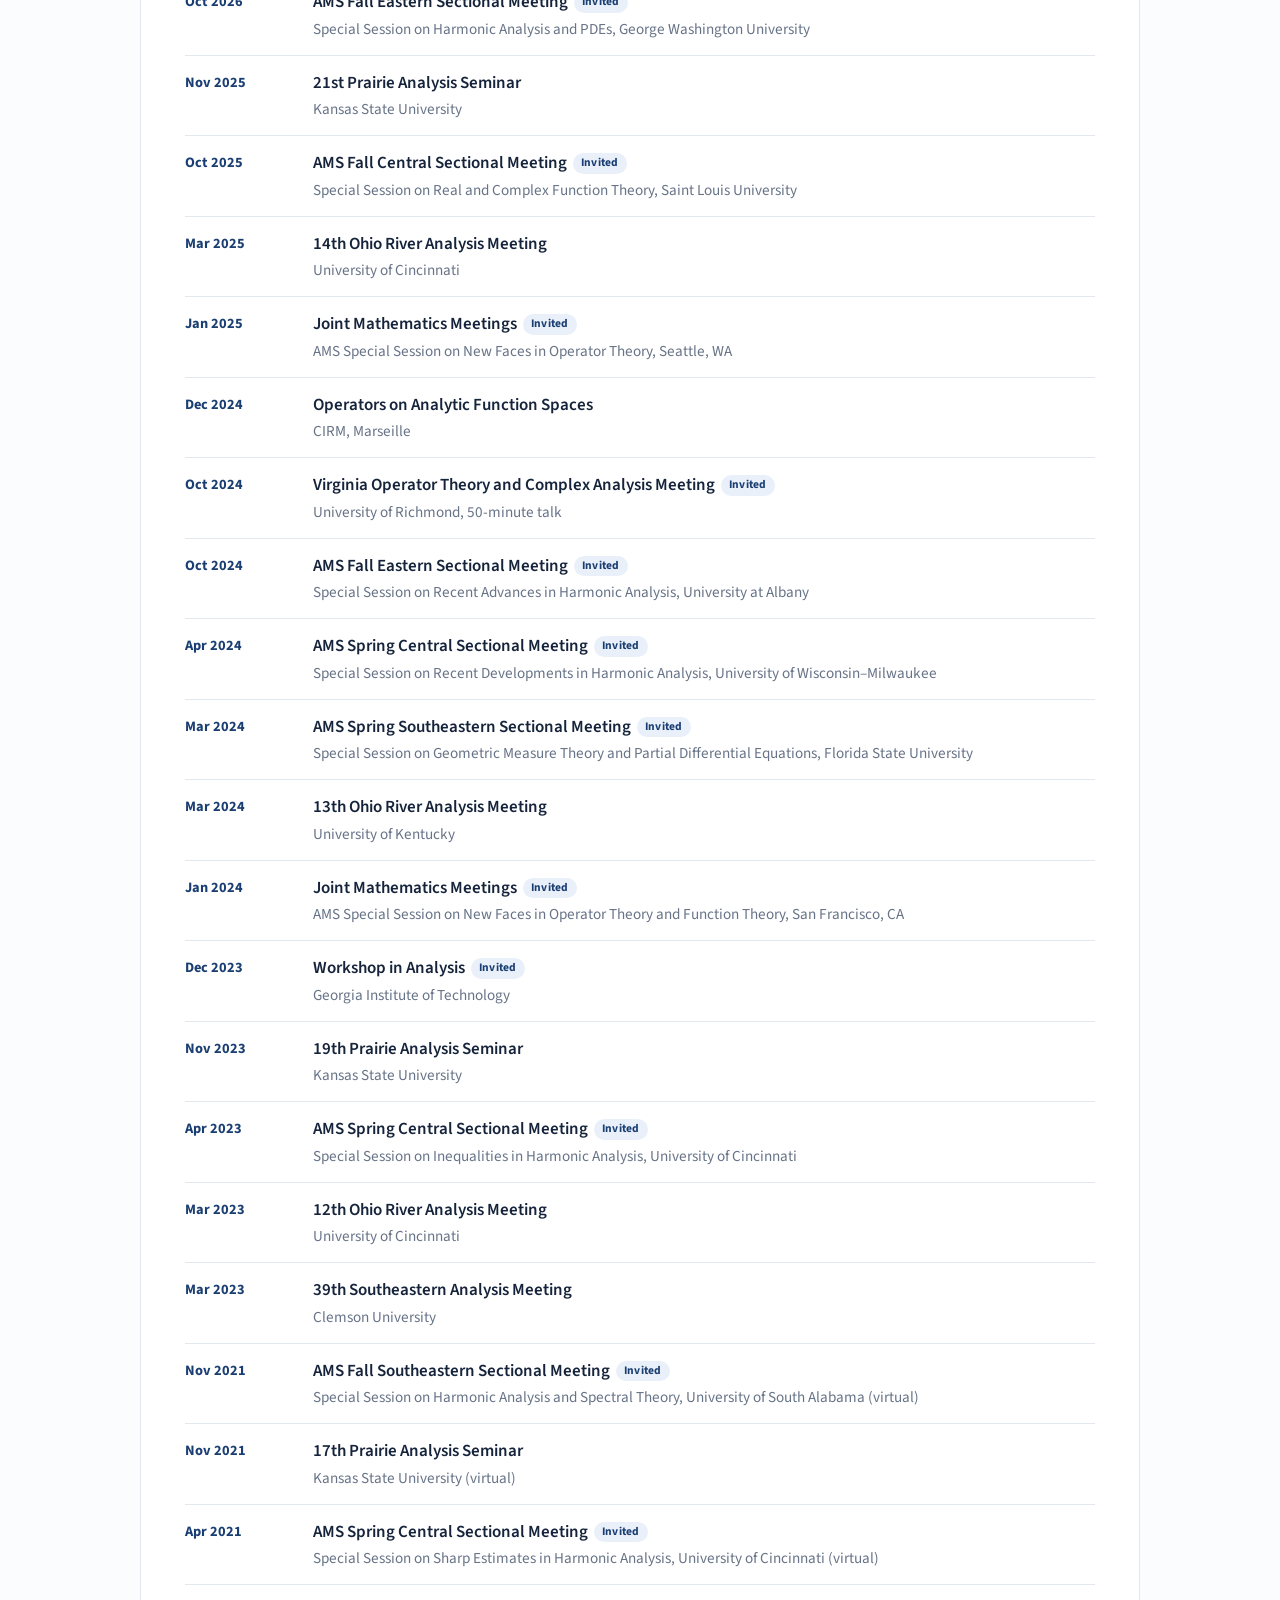
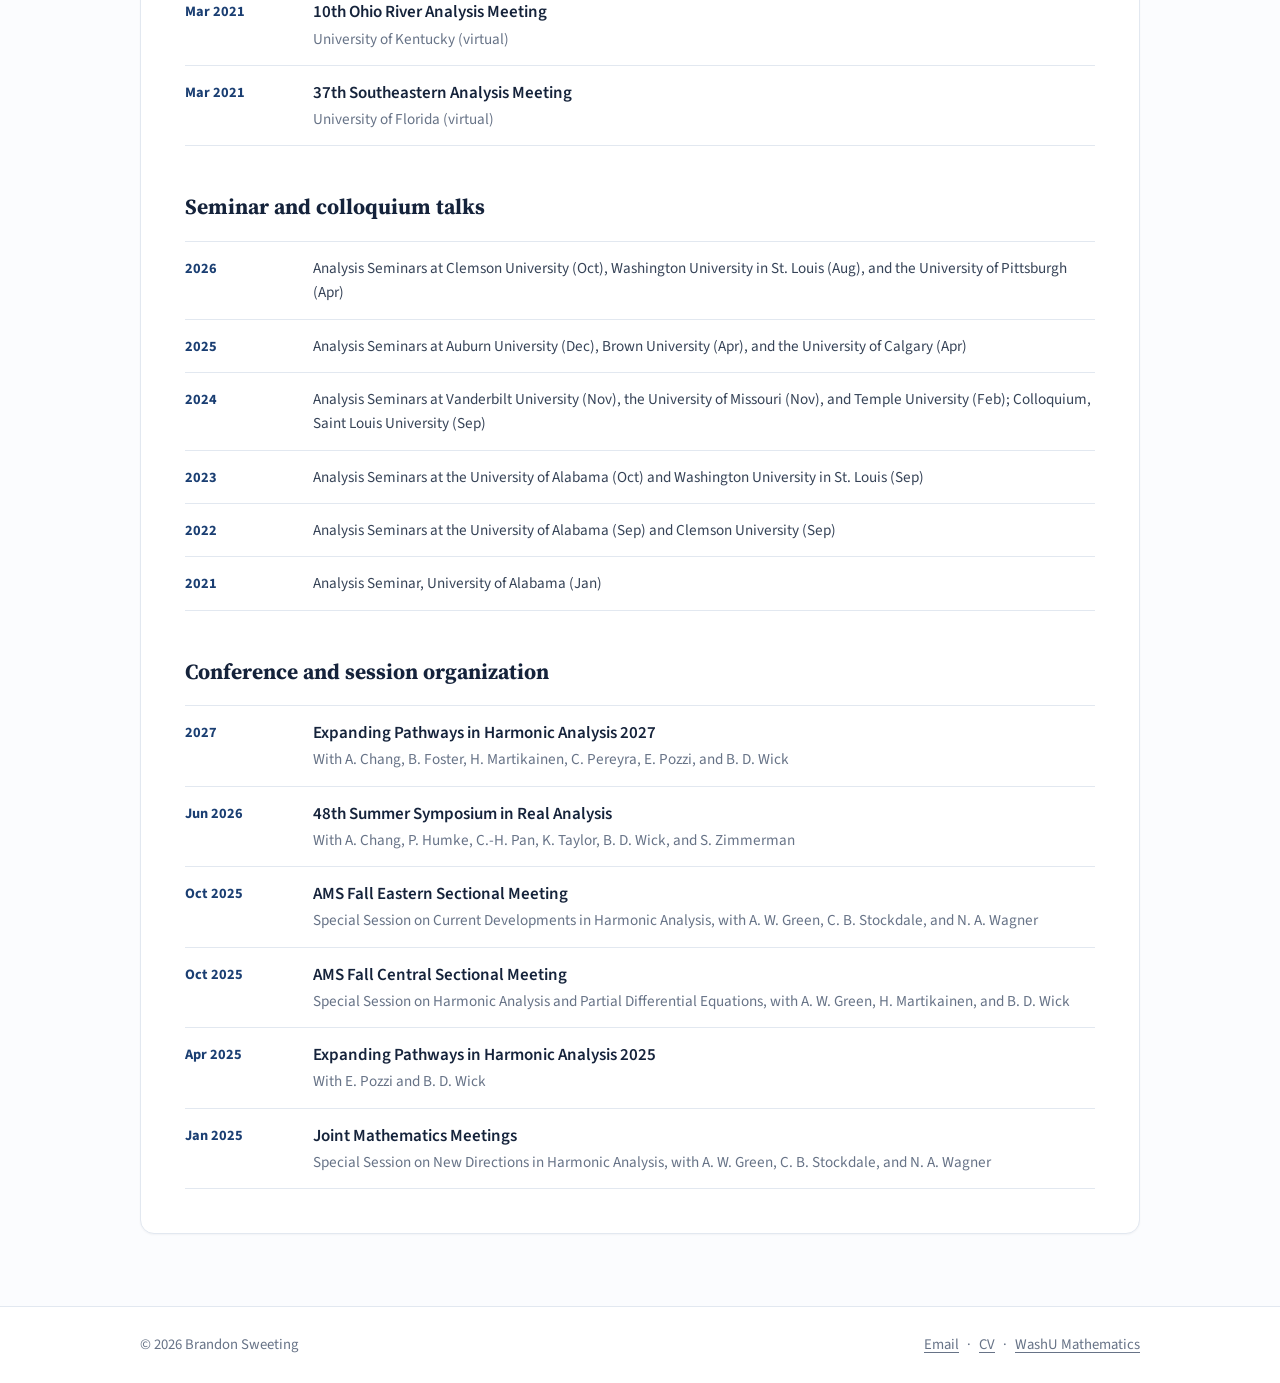
<file: research.html>
<!doctype html>
<html lang="en">
<head>
  <meta charset="utf-8">
  <meta name="viewport" content="width=device-width, initial-scale=1, viewport-fit=cover">
  <title>Research · Brandon Sweeting</title>
  <meta name="description" content="Research of Brandon Sweeting: weighted norm inequalities, singular integrals, the Bergman projection, T(b) theorems, and Bellman functions.">
  <link rel="icon" href="images/favicon.svg" type="image/svg+xml">
  <link rel="preconnect" href="https://fonts.googleapis.com">
  <link rel="preconnect" href="https://fonts.gstatic.com" crossorigin>
  <link rel="stylesheet" href="https://fonts.googleapis.com/css2?family=Source+Sans+3:wght@400;600;700&family=Source+Serif+4:opsz,wght@8..60,400;8..60,600;8..60,700&display=swap">
  <link rel="stylesheet" href="css/site.css">
</head>
<body>
  <a class="skip" href="#main">Skip to content</a>
  <header class="site-header">
    <div class="wrap">
      <a class="brand" href="index.html">Brandon Sweeting</a>
      <button class="menu-toggle" type="button" aria-expanded="false" aria-controls="site-nav">Menu</button>
      <nav class="nav" id="site-nav" aria-label="Main">
        <a href="index.html">Home</a>
        <a href="research.html" aria-current="page">Research</a>
        <a href="publications.html">Publications</a>
        <a href="teaching.html">Teaching</a>
        <a href="outreach.html">Outreach</a>
        <a class="cv-btn" href="uploads/curriculum_vitae.pdf" target="_blank" rel="noopener">CV <svg viewBox="0 0 384 512" aria-hidden="true"><path d="M169.4 470.6c12.5 12.5 32.8 12.5 45.3 0l160-160c12.5-12.5 12.5-32.8 0-45.3s-32.8-12.5-45.3 0L224 370.8 224 64c0-17.7-14.3-32-32-32s-32 14.3-32 32l0 306.7L54.6 265.4c-12.5-12.5-32.8-12.5-45.3 0s-12.5 32.8 0 45.3l160 160z"/></svg></a>
      </nav>
    </div>
  </header>

  <main id="main">
    <div class="page">
      <div class="wrap">
        <div class="crumbs">
          <span><a href="index.html">Home</a> / Research</span>
          <a class="back" href="index.html"><svg viewBox="0 0 448 512" aria-hidden="true"><path d="M9.4 233.4c-12.5 12.5-12.5 32.8 0 45.3l160 160c12.5 12.5 32.8 12.5 45.3 0s12.5-32.8 0-45.3L109.2 288 416 288c17.7 0 32-14.3 32-32s-14.3-32-32-32l-306.7 0L214.6 118.6c12.5-12.5 12.5-32.8 0-45.3s-32.8-12.5-45.3 0l-160 160z"/></svg> Back to front page</a>
        </div>
        <article class="panel">
          <header class="panel-head">
            <span class="panel-label">Research</span>
            <h1>Weighted inequalities and singular integrals</h1>
          </header>
          <section class="block">
            <p class="intro">My research is in real-variable harmonic analysis, at the intersection of <strong>Calder&oacute;n&ndash;Zygmund theory</strong> and <strong>weighted norm inequalities</strong>. I study singular integral operators, maximal operators, and the Bergman projection in both the scalar and matrix weighted settings, using dyadic and Bellman function techniques.</p>
            <div class="cards">
              <div class="card">
                <span class="num">01</span>
                <h3>Multiplier weak-type inequalities</h3>
                <p>Weak-type estimates in which the weight acts as a multiplier on the operator rather than as a measure, introduced by Muckenhoupt and Wheeden. Recent work characterizes the weights for the maximal operator when <i>p</i> &gt; 1; ongoing work with D. Cruz-Uribe and K. Moen treats two weights.</p>
              </div>
              <div class="card">
                <span class="num">02</span>
                <h3>Multilinear operators</h3>
                <p>Sharp weighted weak-type bounds for multilinear singular integrals, valid for any multilinear operator with a sparse form domination, in both the change of measure and multiplier settings.</p>
              </div>
              <div class="card">
                <span class="num">03</span>
                <h3>The Bergman projection</h3>
                <p>Weak-type estimates for the Bergman projection on planar domains, and harmonic analysis techniques for operators in several complex variables.</p>
              </div>
              <div class="card">
                <span class="num">04</span>
                <h3><i>T</i>(<i>b</i>) theorems</h3>
                <p><i>T</i>(<i>b</i>) theorems for singular integral operators on spaces of homogeneous type and in the Dunkl setting.</p>
              </div>
              <div class="card">
                <span class="num">05</span>
                <h3>Bellman functions</h3>
                <p>Sharp dyadic estimates for <i>A</i><sub>2</sub> weights via non-infinitesimal Bellman majorants, where the extremal functions do not arise from a PDE.</p>
              </div>
              <div class="card">
                <span class="num">06</span>
                <h3>Wavelets and signals</h3>
                <p>A longer-term interest in wavelet analysis and its applications to signal processing and the biomedical sciences.</p>
              </div>
            </div>
          </section>
          <section class="block">
            <h2>Funding</h2>
            <div class="callout">
              <p><strong>National Science Foundation</strong>, MPS-Ascend Postdoctoral Research Fellowship, <a href="https://www.nsf.gov/awardsearch/showAward?AWD_ID=2402316" target="_blank" rel="noopener">DMS-2402316</a> (2024&ndash;2027)<br><i>Harmonic Analysis Techniques in the Study of Operators in Several Complex Variables</i></p>
            </div>
          </section>
          <section class="block">
            <h2>Conference talks</h2>
            <ul class="dated">
              <li><time>Mar 2027</time><div><span class="t">AMS Spring Southeastern Sectional Meeting</span><span class="pill">Invited</span><span class="pill green">Upcoming</span><span class="v">Special Session on Recent Developments in Harmonic Analysis and PDE, University of Alabama at Birmingham</span></div></li>
              <li><time>Oct 2026</time><div><span class="t">AMS Fall Central Sectional Meeting</span><span class="pill">Invited</span><span class="v">Special Session on Harmonic Analysis and Intersections Therewithin, University of Minnesota Duluth</span></div></li>
              <li><time>Oct 2026</time><div><span class="t">AMS Fall Southeastern Sectional Meeting</span><span class="pill">Invited</span><span class="v">Three talks, in the Special Sessions on New Developments in PDEs, Harmonic Analysis, and Fractal Geometry; New Developments in Discrete Harmonic Analysis and Applications; and Advances in Harmonic Analysis, Kennesaw State University</span></div></li>
              <li><time>Oct 2026</time><div><span class="t">AMS Fall Eastern Sectional Meeting</span><span class="pill">Invited</span><span class="v">Special Session on Harmonic Analysis and PDEs, George Washington University</span></div></li>
              <li><time>Nov 2025</time><div><span class="t">21st Prairie Analysis Seminar</span><span class="v">Kansas State University</span></div></li>
              <li><time>Oct 2025</time><div><span class="t">AMS Fall Central Sectional Meeting</span><span class="pill">Invited</span><span class="v">Special Session on Real and Complex Function Theory, Saint Louis University</span></div></li>
              <li><time>Mar 2025</time><div><span class="t">14th Ohio River Analysis Meeting</span><span class="v">University of Cincinnati</span></div></li>
              <li><time>Jan 2025</time><div><span class="t">Joint Mathematics Meetings</span><span class="pill">Invited</span><span class="v">AMS Special Session on New Faces in Operator Theory, Seattle, WA</span></div></li>
              <li><time>Dec 2024</time><div><span class="t">Operators on Analytic Function Spaces</span><span class="v">CIRM, Marseille</span></div></li>
              <li><time>Oct 2024</time><div><span class="t">Virginia Operator Theory and Complex Analysis Meeting</span><span class="pill">Invited</span><span class="v">University of Richmond, 50-minute talk</span></div></li>
              <li><time>Oct 2024</time><div><span class="t">AMS Fall Eastern Sectional Meeting</span><span class="pill">Invited</span><span class="v">Special Session on Recent Advances in Harmonic Analysis, University at Albany</span></div></li>
              <li><time>Apr 2024</time><div><span class="t">AMS Spring Central Sectional Meeting</span><span class="pill">Invited</span><span class="v">Special Session on Recent Developments in Harmonic Analysis, University of Wisconsin&ndash;Milwaukee</span></div></li>
              <li><time>Mar 2024</time><div><span class="t">AMS Spring Southeastern Sectional Meeting</span><span class="pill">Invited</span><span class="v">Special Session on Geometric Measure Theory and Partial Differential Equations, Florida State University</span></div></li>
              <li><time>Mar 2024</time><div><span class="t">13th Ohio River Analysis Meeting</span><span class="v">University of Kentucky</span></div></li>
              <li><time>Jan 2024</time><div><span class="t">Joint Mathematics Meetings</span><span class="pill">Invited</span><span class="v">AMS Special Session on New Faces in Operator Theory and Function Theory, San Francisco, CA</span></div></li>
              <li><time>Dec 2023</time><div><span class="t">Workshop in Analysis</span><span class="pill">Invited</span><span class="v">Georgia Institute of Technology</span></div></li>
              <li><time>Nov 2023</time><div><span class="t">19th Prairie Analysis Seminar</span><span class="v">Kansas State University</span></div></li>
              <li><time>Apr 2023</time><div><span class="t">AMS Spring Central Sectional Meeting</span><span class="pill">Invited</span><span class="v">Special Session on Inequalities in Harmonic Analysis, University of Cincinnati</span></div></li>
              <li><time>Mar 2023</time><div><span class="t">12th Ohio River Analysis Meeting</span><span class="v">University of Cincinnati</span></div></li>
              <li><time>Mar 2023</time><div><span class="t">39th Southeastern Analysis Meeting</span><span class="v">Clemson University</span></div></li>
              <li><time>Nov 2021</time><div><span class="t">AMS Fall Southeastern Sectional Meeting</span><span class="pill">Invited</span><span class="v">Special Session on Harmonic Analysis and Spectral Theory, University of South Alabama (virtual)</span></div></li>
              <li><time>Nov 2021</time><div><span class="t">17th Prairie Analysis Seminar</span><span class="v">Kansas State University (virtual)</span></div></li>
              <li><time>Apr 2021</time><div><span class="t">AMS Spring Central Sectional Meeting</span><span class="pill">Invited</span><span class="v">Special Session on Sharp Estimates in Harmonic Analysis, University of Cincinnati (virtual)</span></div></li>
              <li><time>Mar 2021</time><div><span class="t">10th Ohio River Analysis Meeting</span><span class="v">University of Kentucky (virtual)</span></div></li>
              <li><time>Mar 2021</time><div><span class="t">37th Southeastern Analysis Meeting</span><span class="v">University of Florida (virtual)</span></div></li>
            </ul>
          </section>
          <section class="block">
            <h2>Seminar and colloquium talks</h2>
            <ul class="dated">
              <li><time>2026</time><div><span class="v" style="color:inherit">Analysis Seminars at Clemson University (Oct), Washington University in St. Louis (Aug), and the University of Pittsburgh (Apr)</span></div></li>
              <li><time>2025</time><div><span class="v" style="color:inherit">Analysis Seminars at Auburn University (Dec), Brown University (Apr), and the University of Calgary (Apr)</span></div></li>
              <li><time>2024</time><div><span class="v" style="color:inherit">Analysis Seminars at Vanderbilt University (Nov), the University of Missouri (Nov), and Temple University (Feb); Colloquium, Saint Louis University (Sep)</span></div></li>
              <li><time>2023</time><div><span class="v" style="color:inherit">Analysis Seminars at the University of Alabama (Oct) and Washington University in St. Louis (Sep)</span></div></li>
              <li><time>2022</time><div><span class="v" style="color:inherit">Analysis Seminars at the University of Alabama (Sep) and Clemson University (Sep)</span></div></li>
              <li><time>2021</time><div><span class="v" style="color:inherit">Analysis Seminar, University of Alabama (Jan)</span></div></li>
            </ul>
          </section>
          <section class="block">
            <h2>Conference and session organization</h2>
            <ul class="dated">
              <li><time>2027</time><div><span class="t">Expanding Pathways in Harmonic Analysis 2027</span><span class="v">With A. Chang, B. Foster, H. Martikainen, C. Pereyra, E. Pozzi, and B. D. Wick</span></div></li>
              <li><time>Jun 2026</time><div><span class="t">48th Summer Symposium in Real Analysis</span><span class="v">With A. Chang, P. Humke, C.-H. Pan, K. Taylor, B. D. Wick, and S. Zimmerman</span></div></li>
              <li><time>Oct 2025</time><div><span class="t">AMS Fall Eastern Sectional Meeting</span><span class="v">Special Session on Current Developments in Harmonic Analysis, with A. W. Green, C. B. Stockdale, and N. A. Wagner</span></div></li>
              <li><time>Oct 2025</time><div><span class="t">AMS Fall Central Sectional Meeting</span><span class="v">Special Session on Harmonic Analysis and Partial Differential Equations, with A. W. Green, H. Martikainen, and B. D. Wick</span></div></li>
              <li><time>Apr 2025</time><div><span class="t">Expanding Pathways in Harmonic Analysis 2025</span><span class="v">With E. Pozzi and B. D. Wick</span></div></li>
              <li><time>Jan 2025</time><div><span class="t">Joint Mathematics Meetings</span><span class="v">Special Session on New Directions in Harmonic Analysis, with A. W. Green, C. B. Stockdale, and N. A. Wagner</span></div></li>
            </ul>
          </section>
        </article>
      </div>
    </div>
  </main>

  <footer class="site-footer">
    <div class="wrap">
      <span>&copy; 2026 Brandon Sweeting</span>
      <nav aria-label="Footer">
        <a href="mailto:sweeting@wustl.edu">Email</a><span class="dot">&middot;</span><a href="uploads/curriculum_vitae.pdf" target="_blank" rel="noopener">CV</a><span class="dot">&middot;</span><a href="https://math.wustl.edu/" target="_blank" rel="noopener">WashU Mathematics</a>
      </nav>
    </div>
  </footer>
  <script>
    (function () {
      var b = document.querySelector('.menu-toggle'), n = document.getElementById('site-nav');
      if (!b || !n) return;
      b.addEventListener('click', function () {
        var open = n.classList.toggle('open');
        b.setAttribute('aria-expanded', open ? 'true' : 'false');
      });
    })();
  </script>
</body>
</html>
</file>
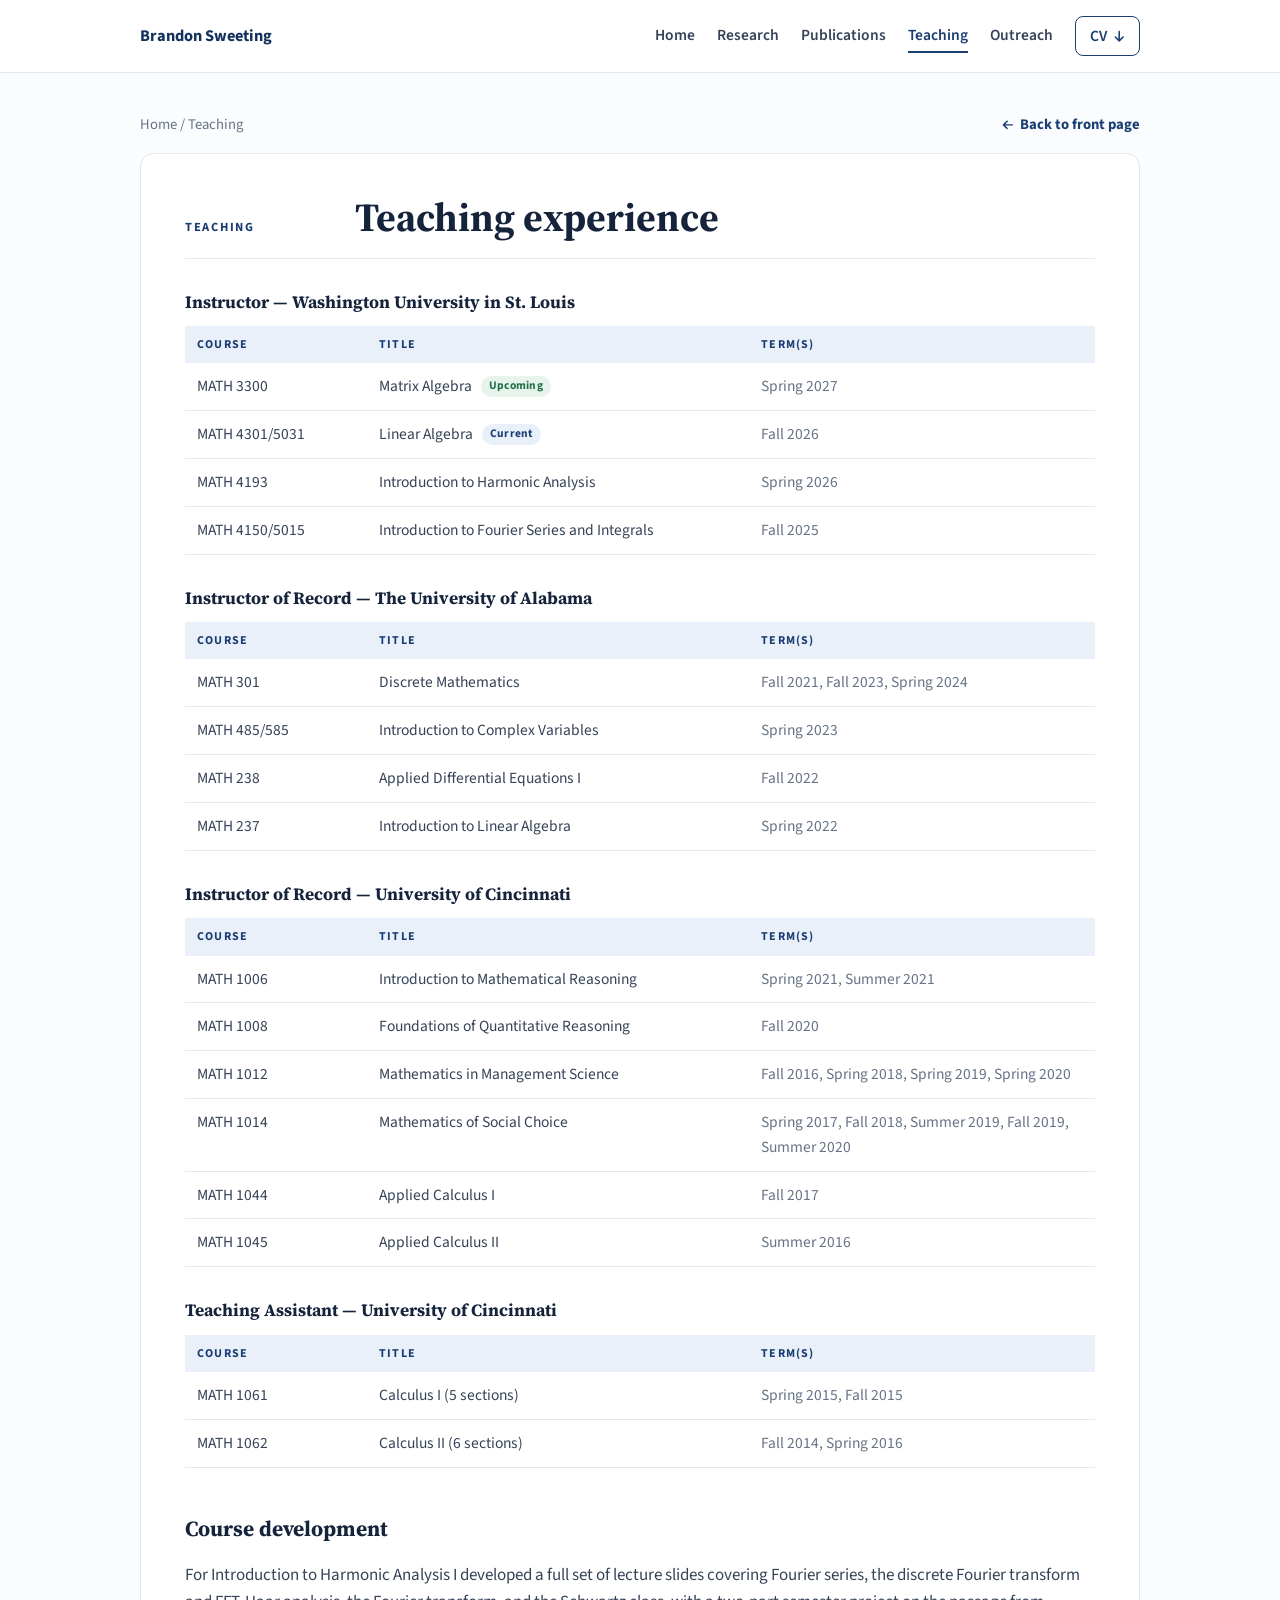
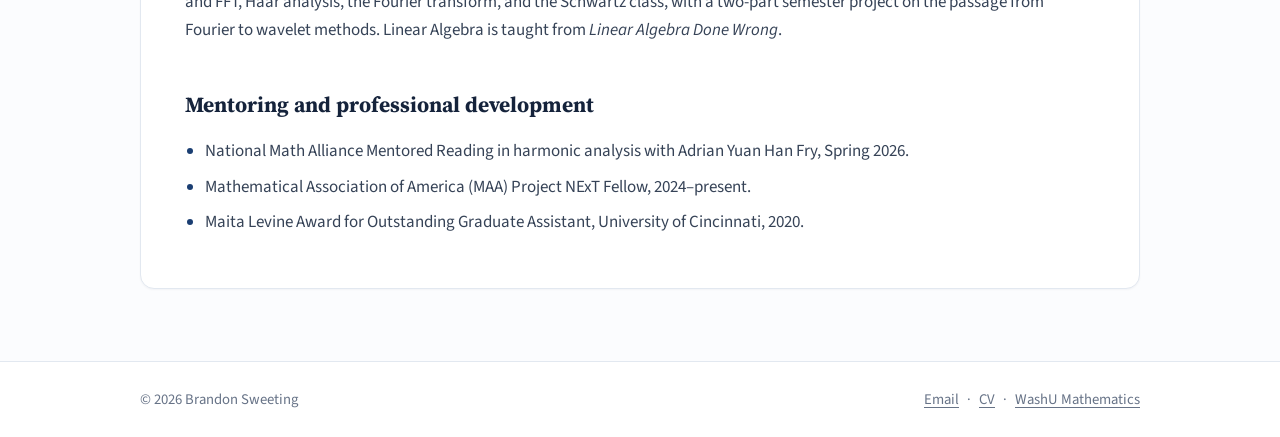
<file: teaching.html>
<!doctype html>
<html lang="en">
<head>
  <meta charset="utf-8">
  <meta name="viewport" content="width=device-width, initial-scale=1, viewport-fit=cover">
  <title>Teaching · Brandon Sweeting</title>
  <meta name="description" content="Teaching experience of Brandon Sweeting at Washington University in St. Louis, the University of Alabama, and the University of Cincinnati.">
  <link rel="icon" href="images/favicon.svg" type="image/svg+xml">
  <link rel="preconnect" href="https://fonts.googleapis.com">
  <link rel="preconnect" href="https://fonts.gstatic.com" crossorigin>
  <link rel="stylesheet" href="https://fonts.googleapis.com/css2?family=Source+Sans+3:wght@400;600;700&family=Source+Serif+4:opsz,wght@8..60,400;8..60,600;8..60,700&display=swap">
  <link rel="stylesheet" href="css/site.css">
</head>
<body>
  <a class="skip" href="#main">Skip to content</a>
  <header class="site-header">
    <div class="wrap">
      <a class="brand" href="index.html">Brandon Sweeting</a>
      <button class="menu-toggle" type="button" aria-expanded="false" aria-controls="site-nav">Menu</button>
      <nav class="nav" id="site-nav" aria-label="Main">
        <a href="index.html">Home</a>
        <a href="research.html">Research</a>
        <a href="publications.html">Publications</a>
        <a href="teaching.html" aria-current="page">Teaching</a>
        <a href="outreach.html">Outreach</a>
        <a class="cv-btn" href="uploads/curriculum_vitae.pdf" target="_blank" rel="noopener">CV <svg viewBox="0 0 384 512" aria-hidden="true"><path d="M169.4 470.6c12.5 12.5 32.8 12.5 45.3 0l160-160c12.5-12.5 12.5-32.8 0-45.3s-32.8-12.5-45.3 0L224 370.8 224 64c0-17.7-14.3-32-32-32s-32 14.3-32 32l0 306.7L54.6 265.4c-12.5-12.5-32.8-12.5-45.3 0s-12.5 32.8 0 45.3l160 160z"/></svg></a>
      </nav>
    </div>
  </header>

  <main id="main">
    <div class="page">
      <div class="wrap">
        <div class="crumbs">
          <span><a href="index.html">Home</a> / Teaching</span>
          <a class="back" href="index.html"><svg viewBox="0 0 448 512" aria-hidden="true"><path d="M9.4 233.4c-12.5 12.5-12.5 32.8 0 45.3l160 160c12.5 12.5 32.8 12.5 45.3 0s12.5-32.8 0-45.3L109.2 288 416 288c17.7 0 32-14.3 32-32s-14.3-32-32-32l-306.7 0L214.6 118.6c12.5-12.5 12.5-32.8 0-45.3s-32.8-12.5-45.3 0l-160 160z"/></svg> Back to front page</a>
        </div>
        <article class="panel">
          <header class="panel-head">
            <span class="panel-label">Teaching</span>
            <h1>Teaching experience</h1>
          </header>
          <section class="block">
            <div class="table-wrap">
              <h3 class="table-title">Instructor &mdash; Washington University in St. Louis</h3>
              <table>
                <thead><tr><th>Course</th><th>Title</th><th>Term(s)</th></tr></thead>
                <tbody>
                <tr><td>MATH 3300</td><td>Matrix Algebra <span class="pill green">Upcoming</span></td><td class="terms">Spring 2027</td></tr>
                <tr><td>MATH 4301/5031</td><td>Linear Algebra <span class="pill">Current</span></td><td class="terms">Fall 2026</td></tr>
                <tr><td>MATH 4193</td><td>Introduction to Harmonic Analysis</td><td class="terms">Spring 2026</td></tr>
                <tr><td>MATH 4150/5015</td><td>Introduction to Fourier Series and Integrals</td><td class="terms">Fall 2025</td></tr>
                </tbody>
              </table>
            </div>
            <div class="table-wrap">
              <h3 class="table-title">Instructor of Record &mdash; The University of Alabama</h3>
              <table>
                <thead><tr><th>Course</th><th>Title</th><th>Term(s)</th></tr></thead>
                <tbody>
                <tr><td>MATH 301</td><td>Discrete Mathematics</td><td class="terms">Fall 2021, Fall 2023, Spring 2024</td></tr>
                <tr><td>MATH 485/585</td><td>Introduction to Complex Variables</td><td class="terms">Spring 2023</td></tr>
                <tr><td>MATH 238</td><td>Applied Differential Equations I</td><td class="terms">Fall 2022</td></tr>
                <tr><td>MATH 237</td><td>Introduction to Linear Algebra</td><td class="terms">Spring 2022</td></tr>
                </tbody>
              </table>
            </div>
            <div class="table-wrap">
              <h3 class="table-title">Instructor of Record &mdash; University of Cincinnati</h3>
              <table>
                <thead><tr><th>Course</th><th>Title</th><th>Term(s)</th></tr></thead>
                <tbody>
                <tr><td>MATH 1006</td><td>Introduction to Mathematical Reasoning</td><td class="terms">Spring 2021, Summer 2021</td></tr>
                <tr><td>MATH 1008</td><td>Foundations of Quantitative Reasoning</td><td class="terms">Fall 2020</td></tr>
                <tr><td>MATH 1012</td><td>Mathematics in Management Science</td><td class="terms">Fall 2016, Spring 2018, Spring 2019, Spring 2020</td></tr>
                <tr><td>MATH 1014</td><td>Mathematics of Social Choice</td><td class="terms">Spring 2017, Fall 2018, Summer 2019, Fall 2019, Summer 2020</td></tr>
                <tr><td>MATH 1044</td><td>Applied Calculus I</td><td class="terms">Fall 2017</td></tr>
                <tr><td>MATH 1045</td><td>Applied Calculus II</td><td class="terms">Summer 2016</td></tr>
                </tbody>
              </table>
            </div>
            <div class="table-wrap">
              <h3 class="table-title">Teaching Assistant &mdash; University of Cincinnati</h3>
              <table>
                <thead><tr><th>Course</th><th>Title</th><th>Term(s)</th></tr></thead>
                <tbody>
                <tr><td>MATH 1061</td><td>Calculus I (5 sections)</td><td class="terms">Spring 2015, Fall 2015</td></tr>
                <tr><td>MATH 1062</td><td>Calculus II (6 sections)</td><td class="terms">Fall 2014, Spring 2016</td></tr>
                </tbody>
              </table>
            </div>
          </section>
          <section class="block">
            <h2>Course development</h2>
            <p>For Introduction to Harmonic Analysis I developed a full set of lecture slides covering Fourier series, the discrete Fourier transform and FFT, Haar analysis, the Fourier transform, and the Schwartz class, with a two-part semester project on the passage from Fourier to wavelet methods. Linear Algebra is taught from <i>Linear Algebra Done Wrong</i>.</p>
          </section>
          <section class="block">
            <h2>Mentoring and professional development</h2>
            <ul class="plain">
              <li>National Math Alliance Mentored Reading in harmonic analysis with Adrian Yuan Han Fry, Spring 2026.</li>
              <li>Mathematical Association of America (MAA) Project NExT Fellow, 2024&ndash;present.</li>
              <li>Maita Levine Award for Outstanding Graduate Assistant, University of Cincinnati, 2020.</li>
            </ul>
          </section>
        </article>
      </div>
    </div>
  </main>

  <footer class="site-footer">
    <div class="wrap">
      <span>&copy; 2026 Brandon Sweeting</span>
      <nav aria-label="Footer">
        <a href="mailto:sweeting@wustl.edu">Email</a><span class="dot">&middot;</span><a href="uploads/curriculum_vitae.pdf" target="_blank" rel="noopener">CV</a><span class="dot">&middot;</span><a href="https://math.wustl.edu/" target="_blank" rel="noopener">WashU Mathematics</a>
      </nav>
    </div>
  </footer>
  <script>
    (function () {
      var b = document.querySelector('.menu-toggle'), n = document.getElementById('site-nav');
      if (!b || !n) return;
      b.addEventListener('click', function () {
        var open = n.classList.toggle('open');
        b.setAttribute('aria-expanded', open ? 'true' : 'false');
      });
    })();
  </script>
</body>
</html>
</file>
<file: css/site.css>
/* Brandon Sweeting — site styles
   Layout: slim sticky header; home hero with portrait; inner pages are a single
   bordered panel (breadcrumb row, side label + serif title, then content blocks). */

:root {
  --bg: #fbfcfe;
  --bg-tint: #f1f5fb;
  --surface: #ffffff;
  --surface-soft: #f6f9fd;
  --ink: #15233b;
  --body: #364357;
  --muted: #677387;
  --navy: #1a3e72;
  --navy-strong: #12305c;
  --navy-soft: #e9f0fa;
  --line: #e2e8f0;
  --green: #22714a;
  --green-soft: #e6f4ec;
  --shadow: 0 18px 40px -22px rgba(21, 35, 59, 0.35);

  --serif: "Source Serif 4", "Source Serif Pro", Georgia, "Times New Roman", serif;
  --sans: "Source Sans 3", "Source Sans Pro", -apple-system, "Segoe UI", Roboto, Helvetica, Arial, sans-serif;

  --wrap: 1040px;
  --radius: 14px;
}

@media (prefers-color-scheme: dark) {
  :root:not([data-theme="light"]) {
    --bg: #0e1420;
    --bg-tint: #131b2a;
    --surface: #141c2b;
    --surface-soft: #172133;
    --ink: #e8edf5;
    --body: #c3ccd9;
    --muted: #94a0b3;
    --navy: #9cbcf0;
    --navy-strong: #b8d0f6;
    --navy-soft: #1c2a42;
    --line: #253145;
    --green: #7fd1a4;
    --green-soft: #173327;
    --shadow: 0 18px 40px -22px rgba(0, 0, 0, 0.7);
    color-scheme: dark;
  }
}
:root[data-theme="dark"] {
  --bg: #0e1420;
  --bg-tint: #131b2a;
  --surface: #141c2b;
  --surface-soft: #172133;
  --ink: #e8edf5;
  --body: #c3ccd9;
  --muted: #94a0b3;
  --navy: #9cbcf0;
  --navy-strong: #b8d0f6;
  --navy-soft: #1c2a42;
  --line: #253145;
  --green: #7fd1a4;
  --green-soft: #173327;
  --shadow: 0 18px 40px -22px rgba(0, 0, 0, 0.7);
  color-scheme: dark;
}

*, *::before, *::after { box-sizing: border-box; }

html { -webkit-text-size-adjust: 100%; }

body {
  margin: 0;
  background: var(--bg);
  color: var(--body);
  font-family: var(--sans);
  font-size: 1.0625rem;
  line-height: 1.6;
  -webkit-font-smoothing: antialiased;
}

img { max-width: 100%; display: block; }

a { color: var(--navy); text-decoration-thickness: 1px; text-underline-offset: 3px; }
a:hover { color: var(--navy-strong); }
:focus-visible { outline: 2px solid var(--navy); outline-offset: 3px; border-radius: 4px; }

.wrap {
  max-width: var(--wrap);
  margin: 0 auto;
  padding-left: max(20px, env(safe-area-inset-left, 0px));
  padding-right: max(20px, env(safe-area-inset-right, 0px));
}

.skip { position: absolute; left: -999px; }
.skip:focus { left: 16px; top: 12px; z-index: 50; background: var(--surface); padding: 6px 10px; }

/* ---------- Header ---------- */

.site-header {
  position: sticky;
  top: 0;
  z-index: 20;
  background: color-mix(in srgb, var(--surface) 92%, transparent);
  backdrop-filter: saturate(140%) blur(8px);
  border-bottom: 1px solid var(--line);
}
.site-header .wrap {
  display: flex;
  align-items: center;
  justify-content: space-between;
  gap: 24px;
  min-height: 72px;
}
.brand {
  font-weight: 700;
  font-size: 1.02rem;
  color: var(--navy-strong);
  text-decoration: none;
  white-space: nowrap;
}
.nav { display: flex; align-items: center; gap: 4px 22px; flex-wrap: wrap; justify-content: flex-end; }
.nav a {
  color: var(--body);
  text-decoration: none;
  font-weight: 600;
  font-size: 0.97rem;
  padding: 4px 0;
  border-bottom: 2px solid transparent;
}
.nav a:hover { color: var(--navy); }
.nav a[aria-current="page"] { color: var(--navy); border-bottom-color: var(--navy); }
.nav .cv-btn {
  display: inline-flex; align-items: center; gap: 6px;
  border: 1px solid var(--navy);
  border-radius: 8px;
  padding: 7px 14px;
  color: var(--navy);
}
.nav .cv-btn:hover { background: var(--navy-soft); }
.nav .cv-btn svg { width: 0.8em; height: 0.8em; fill: currentColor; }

.menu-toggle { display: none; }

/* ---------- Hero (home) ---------- */

.hero {
  position: relative;
  background:
    radial-gradient(1100px 520px at 88% 8%, var(--bg-tint), transparent 62%),
    var(--bg);
  border-bottom: 1px solid var(--line);
}
.hero .wrap {
  display: grid;
  grid-template-columns: minmax(0, 1fr) 230px;
  gap: 56px;
  align-items: center;
  padding-block: 112px 64px;
}
.eyebrow {
  font-size: 0.8rem;
  font-weight: 700;
  letter-spacing: 0.14em;
  text-transform: uppercase;
  color: var(--navy);
  margin: 0 0 14px;
}
.hero h1 {
  font-family: var(--serif);
  font-weight: 700;
  font-size: clamp(2.6rem, 6vw, 4.2rem);
  line-height: 1.02;
  letter-spacing: -0.025em;
  color: var(--ink);
  margin: 0 0 22px;
  text-wrap: balance;
}
.role { font-size: 1.4rem; font-weight: 600; color: var(--navy); margin: 0 0 4px; }
.affil { margin: 0 0 26px; font-size: 1.1rem; }
.affil a { color: var(--navy-strong); }
.statement {
  font-family: var(--serif);
  font-size: 1.2rem;
  line-height: 1.6;
  color: var(--body);
  max-width: 62ch;
  margin: 0 0 30px;
}
.btn-row { display: flex; flex-wrap: wrap; gap: 12px; margin-bottom: 22px; }
.btn {
  display: inline-flex; align-items: center; gap: 8px;
  padding: 10px 18px;
  border-radius: 8px;
  border: 1px solid var(--navy);
  color: var(--navy);
  font-weight: 700;
  text-decoration: none;
  font-size: 0.98rem;
}
.btn:hover { background: var(--navy-soft); color: var(--navy-strong); }
.btn.primary { background: var(--navy); color: var(--surface); }
.btn.primary:hover { background: var(--navy-strong); color: var(--surface); }
.meta-line { margin: 0 0 6px; color: var(--muted); font-size: 0.98rem; }
.meta-line.items { display: flex; flex-wrap: wrap; gap: 4px 0; }
.meta-line.items > span:not(:last-child)::after { content: "|"; margin: 0 10px; color: var(--line); }
.meta-line a { font-weight: 600; text-decoration: none; }
.meta-line .sep { margin: 0 10px; color: var(--line); }

.portrait { position: relative; justify-self: end; width: 100%; max-width: 230px; }
.portrait img {
  position: relative;
  z-index: 1;
  width: 100%;
  height: auto;
  aspect-ratio: 4 / 5;
  object-fit: cover;
  border-radius: 16px;
  box-shadow: var(--shadow);
}
.portrait::after {
  content: "";
  position: absolute;
  right: -16px;
  bottom: -16px;
  width: 78px;
  height: 78px;
  border-right: 3px solid var(--navy);
  border-bottom: 3px solid var(--navy);
  border-bottom-right-radius: 14px;
  opacity: 0.8;
}

.links-row {
  grid-column: 1 / -1;
  display: flex;
  justify-content: center;
  flex-wrap: wrap;
  gap: 10px 14px;
  list-style: none;
  padding: 26px 0 0;
  margin: 18px 0 0;
  border-top: 1px solid var(--line);
}
.links-row a {
  display: grid;
  place-items: center;
  width: 46px;
  height: 46px;
  border-radius: 12px;
  color: var(--navy);
  border: 1px solid var(--line);
  background: var(--surface);
  transition: transform 0.15s ease, border-color 0.15s ease, background 0.15s ease;
}
.links-row a:hover { transform: translateY(-2px); border-color: var(--navy); background: var(--navy-soft); }
.links-row svg { width: 22px; height: 22px; fill: currentColor; }

/* ---------- Inner page panel ---------- */

.page { padding-block: 40px 72px; }
.crumbs {
  display: flex; justify-content: space-between; align-items: center; gap: 16px;
  font-size: 0.92rem; color: var(--muted); margin-bottom: 16px;
}
.crumbs a { color: var(--muted); text-decoration: none; }
.crumbs a:hover { color: var(--navy); }
.crumbs .back { display: inline-flex; align-items: center; gap: 6px; color: var(--navy); font-weight: 700; }
.crumbs .back svg { width: 0.8em; height: 0.8em; fill: currentColor; }

.panel {
  background: var(--surface);
  border: 1px solid var(--line);
  border-radius: var(--radius);
  padding: 40px 44px 44px;
  box-shadow: 0 1px 2px rgba(21, 35, 59, 0.04);
}
.panel-head {
  display: grid;
  grid-template-columns: 150px minmax(0, 1fr);
  gap: 20px;
  align-items: baseline;
  padding-bottom: 18px;
  margin-bottom: 30px;
  border-bottom: 1px solid var(--line);
}
.panel-label {
  font-size: 0.78rem; font-weight: 700; letter-spacing: 0.14em; text-transform: uppercase; color: var(--navy);
}
.panel-head h1 {
  font-family: var(--serif); font-weight: 700; color: var(--ink);
  font-size: clamp(1.9rem, 3.4vw, 2.5rem); line-height: 1.15; margin: 0; text-wrap: balance;
}
.panel-head .lede { grid-column: 2; margin: 6px 0 0; color: var(--muted); }

.block + .block { margin-top: 44px; }
.block > h2 {
  font-family: var(--serif); font-weight: 700; color: var(--ink);
  font-size: 1.35rem; margin: 0 0 16px; text-wrap: balance;
}
.block > p { margin: 0 0 14px; }
.intro { font-size: 1.12rem; }
strong { color: var(--ink); }

/* Numbered cards */
.cards { display: grid; grid-template-columns: repeat(auto-fit, minmax(240px, 1fr)); gap: 16px; }
.card {
  background: var(--surface-soft);
  border: 1px solid var(--line);
  border-radius: 12px;
  padding: 22px 22px 20px;
  min-width: 0;
}
.card .num {
  display: inline-grid; place-items: center;
  min-width: 30px; height: 30px; padding: 0 8px;
  border-radius: 8px;
  background: var(--navy-soft); color: var(--navy);
  font-size: 0.8rem; font-weight: 700;
  margin-bottom: 14px;
}
.card h3 { font-family: var(--serif); font-size: 1.1rem; color: var(--ink); margin: 0 0 8px; line-height: 1.3; }
.card p { margin: 0; font-size: 0.96rem; color: var(--body); }
.card .date { font-size: 0.78rem; font-weight: 700; letter-spacing: 0.1em; text-transform: uppercase; color: var(--navy); margin-bottom: 8px; display: block; }

/* Flow diagram */
.flow {
  border: 1px solid var(--line);
  border-radius: 12px;
  padding: 24px;
  background: linear-gradient(180deg, var(--surface-soft), var(--surface));
}
.flow h3 { font-family: var(--serif); font-size: 1.08rem; color: var(--ink); margin: 0 0 18px; }
.flow ol {
  list-style: none; margin: 0; padding: 0;
  display: grid; grid-template-columns: repeat(5, minmax(0, 1fr)); gap: 26px;
}
.flow li {
  position: relative;
  border: 1px solid var(--line); border-radius: 10px; background: var(--surface);
  padding: 16px 14px; min-width: 0;
}
.flow li + li::before {
  content: "→";
  position: absolute; left: -21px; top: 50%; transform: translateY(-50%);
  color: var(--navy); font-weight: 700;
}
.flow .tag {
  display: inline-block; font-size: 0.78rem; font-weight: 700; color: var(--navy);
  background: var(--navy-soft); border-radius: 6px; padding: 2px 8px; margin-bottom: 10px;
}
.flow strong { display: block; font-size: 0.98rem; line-height: 1.3; margin-bottom: 6px; }
.flow span.d { display: block; font-size: 0.88rem; color: var(--muted); line-height: 1.45; }
.flow .foot { margin: 16px 0 0; font-size: 0.92rem; color: var(--muted); }

/* Callout */
.callout {
  border-left: 3px solid var(--navy);
  background: var(--surface-soft);
  border-radius: 0 10px 10px 0;
  padding: 16px 20px;
}
.callout p { margin: 0; }

/* Dated list (talks, events) */
.dated { list-style: none; margin: 0; padding: 0; }
.dated li {
  display: grid; grid-template-columns: 110px minmax(0, 1fr); gap: 18px;
  padding: 14px 0; border-bottom: 1px solid var(--line);
}
.dated li:first-child { border-top: 1px solid var(--line); }
.dated time { font-weight: 700; font-size: 0.9rem; color: var(--navy); font-variant-numeric: tabular-nums; padding-top: 1px; }
.dated .t { color: var(--ink); font-weight: 600; }
.dated .v { display: block; color: var(--muted); font-size: 0.95rem; }

.pill {
  display: inline-block; vertical-align: 2px;
  font-size: 0.72rem; font-weight: 700; letter-spacing: 0.02em;
  padding: 1px 8px; border-radius: 999px; margin-left: 6px;
  background: var(--navy-soft); color: var(--navy);
}
.pill.green { background: var(--green-soft); color: var(--green); }

/* Publications */
.pubs { display: grid; gap: 14px; }
.pub {
  border: 1px solid var(--line);
  border-left: 3px solid var(--navy);
  border-radius: 10px;
  background: var(--surface-soft);
  padding: 20px 22px;
}
.pub.draft { border-left-color: var(--line); }
.status { font-size: 0.75rem; font-weight: 700; letter-spacing: 0.12em; text-transform: uppercase; color: var(--muted); margin: 0 0 8px; }
.status.ok { color: var(--green); }
.status.sub { color: var(--navy); }
.pub h3 { font-family: var(--serif); font-size: 1.12rem; line-height: 1.35; color: var(--ink); margin: 0 0 6px; }
.pub .authors { margin: 0; color: var(--muted); font-size: 0.97rem; }
.pub .authors b { color: var(--ink); font-weight: 600; }
.pub .venue { margin: 6px 0 0; font-size: 0.97rem; }
.pub .venue i { color: var(--ink); }
.pub .abs { margin: 10px 0 0; font-size: 0.95rem; color: var(--body); }
.pub .actions { display: flex; gap: 10px; margin-top: 12px; flex-wrap: wrap; }
.pub .actions a {
  font-size: 0.85rem; font-weight: 700; text-decoration: none;
  border: 1px solid var(--line); border-radius: 6px; padding: 3px 10px; background: var(--surface);
}
.pub .actions a:hover { border-color: var(--navy); }

/* Tables */
.table-wrap { overflow-x: auto; margin-bottom: 30px; }
.table-wrap:last-child { margin-bottom: 0; }
.table-title { font-family: var(--serif); font-size: 1.08rem; color: var(--ink); margin: 0 0 10px; font-weight: 700; }
table { width: 100%; border-collapse: collapse; font-size: 0.97rem; table-layout: fixed; min-width: 560px; }
th:nth-child(1) { width: 20%; }
th:nth-child(2) { width: 42%; }
th {
  text-align: left; font-size: 0.75rem; letter-spacing: 0.1em; text-transform: uppercase;
  color: var(--navy); background: var(--navy-soft); padding: 9px 12px; font-weight: 700;
}
td { padding: 11px 12px; border-bottom: 1px solid var(--line); vertical-align: top; }
td:first-child { white-space: nowrap; font-variant-numeric: tabular-nums; }
td.terms { color: var(--muted); }

/* Plain lists */
.plain { margin: 0; padding-left: 1.2em; }
.plain li { margin-bottom: 8px; }
.plain li::marker { color: var(--navy); }

/* ---------- Footer ---------- */

.site-footer { border-top: 1px solid var(--line); background: var(--surface); }
.site-footer .wrap {
  display: flex; justify-content: space-between; align-items: center; flex-wrap: wrap; gap: 10px 24px;
  padding-block: 26px; font-size: 0.92rem; color: var(--muted);
}
.site-footer nav a { color: var(--muted); }
.site-footer nav a:hover { color: var(--navy); }
.site-footer .dot { margin: 0 8px; }

/* ---------- Responsive ---------- */

@media (max-width: 900px) {
  .flow ol { grid-template-columns: 1fr; gap: 22px; }
  .flow li + li::before { content: "↓"; left: 50%; top: -19px; transform: translateX(-50%); }
}

@media (max-width: 820px) {
  .site-header .wrap { min-height: 60px; flex-wrap: wrap; padding-block: 10px; }
  .menu-toggle {
    display: inline-flex; align-items: center; gap: 6px;
    background: none; border: 1px solid var(--line); border-radius: 8px;
    padding: 6px 12px; font: inherit; font-weight: 600; color: var(--ink); cursor: pointer;
  }
  .nav { display: none; width: 100%; flex-direction: column; align-items: flex-start; gap: 2px; padding-bottom: 8px; }
  .nav.open { display: flex; }
  .nav a { padding: 8px 0; }
  .nav .cv-btn { margin-top: 6px; }

  .hero .wrap { grid-template-columns: 1fr; gap: 36px; padding-block: 56px 40px; }
  .portrait { order: -1; justify-self: start; max-width: 168px; }

  .panel { padding: 26px 20px 28px; }
  .panel-head { grid-template-columns: 1fr; gap: 6px; }
  .panel-head .lede { grid-column: 1; }
  .dated li { grid-template-columns: 1fr; gap: 2px; }
  .meta-line.items { flex-direction: column; }
  .meta-line.items > span:not(:last-child)::after { content: none; }
  .links-row { gap: 6px; }
  .links-row a { width: 36px; height: 36px; border-radius: 10px; }
  .links-row svg { width: 18px; height: 18px; }
}

@media (prefers-reduced-motion: reduce) {
  * { transition: none !important; }
}
</file>
